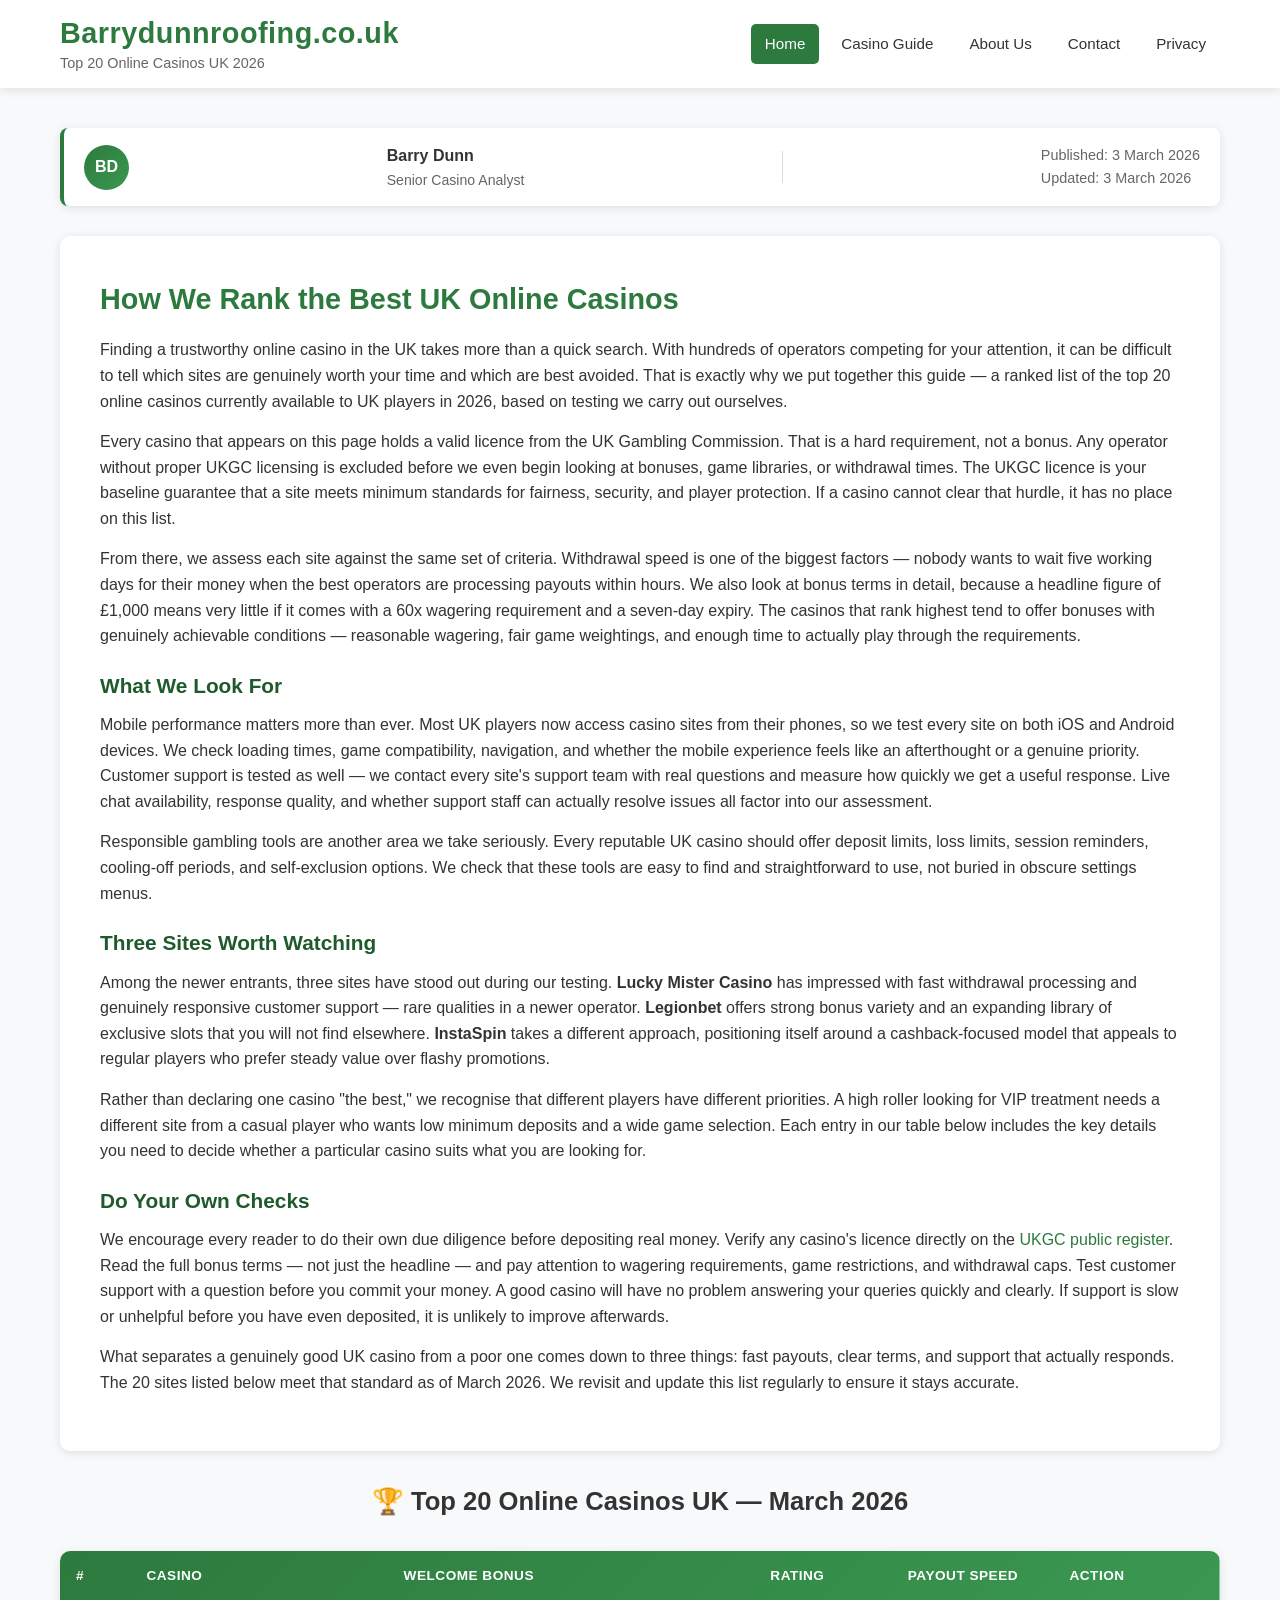
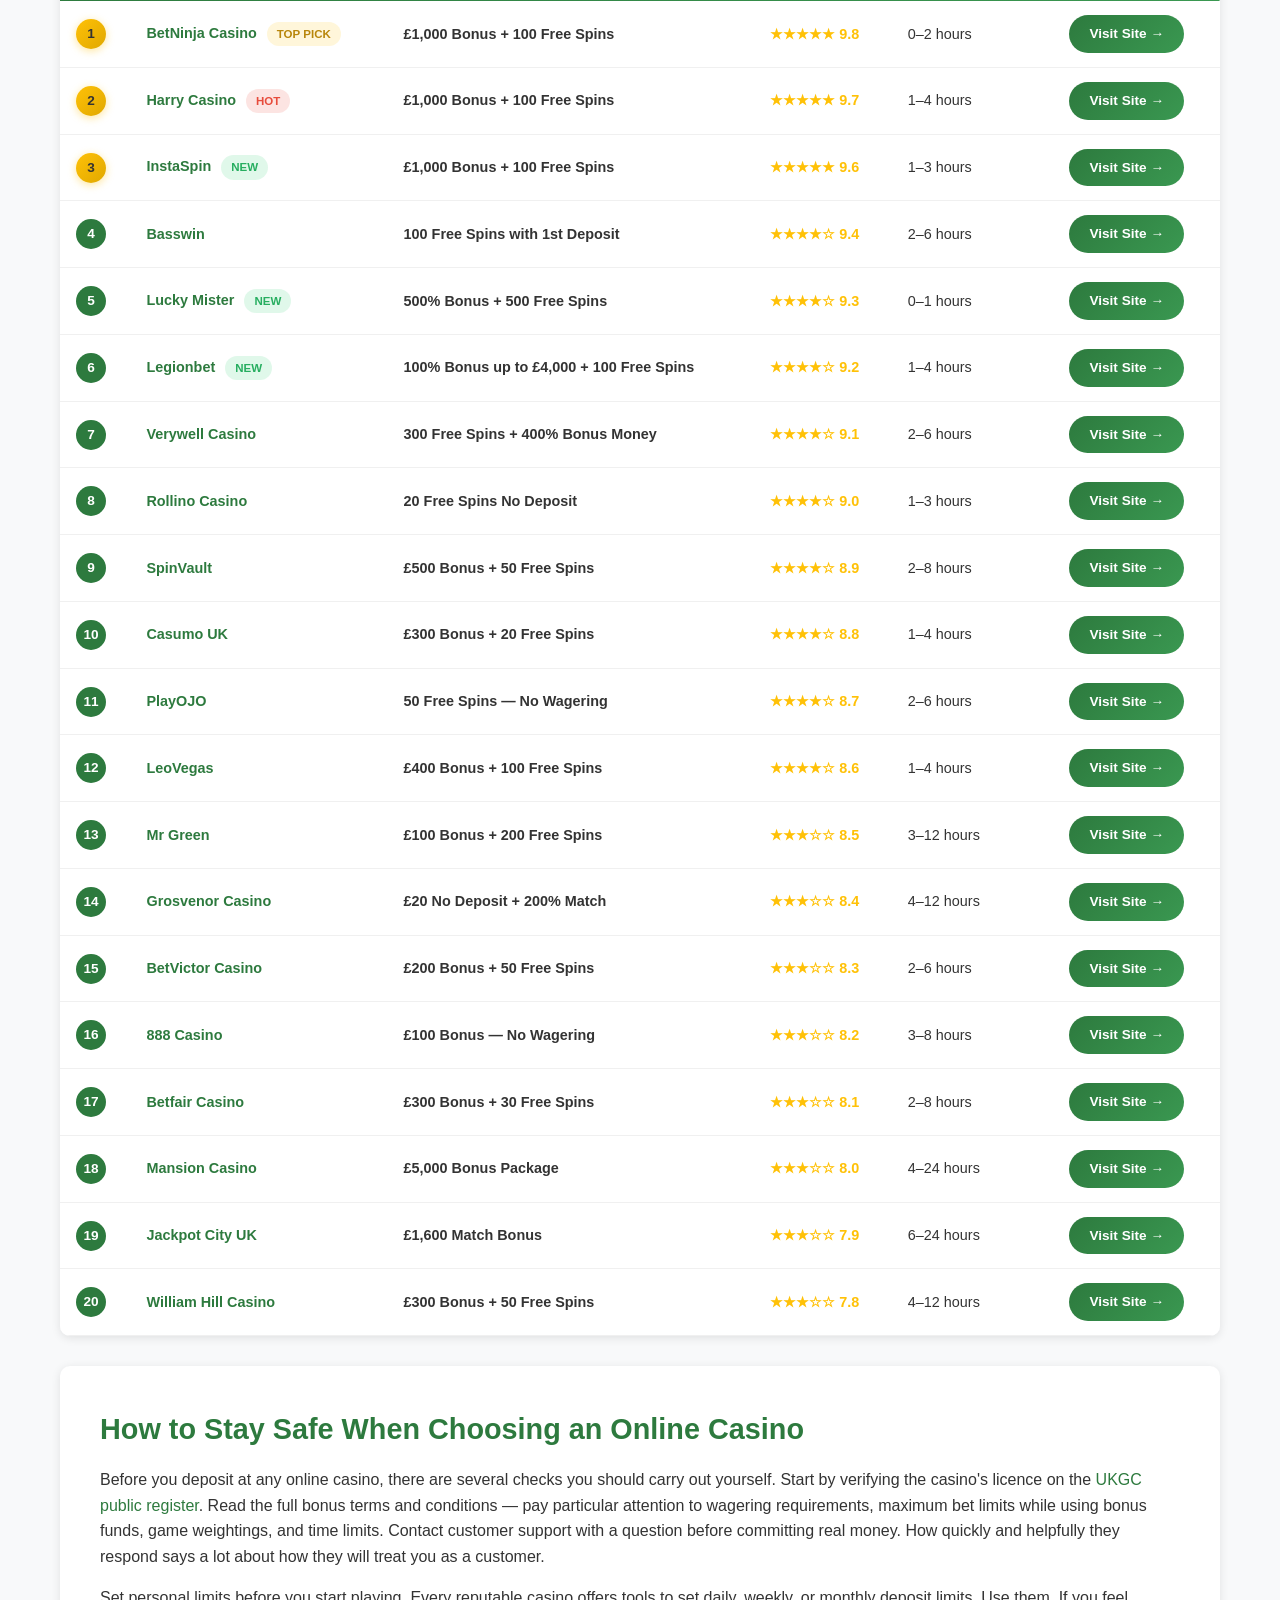
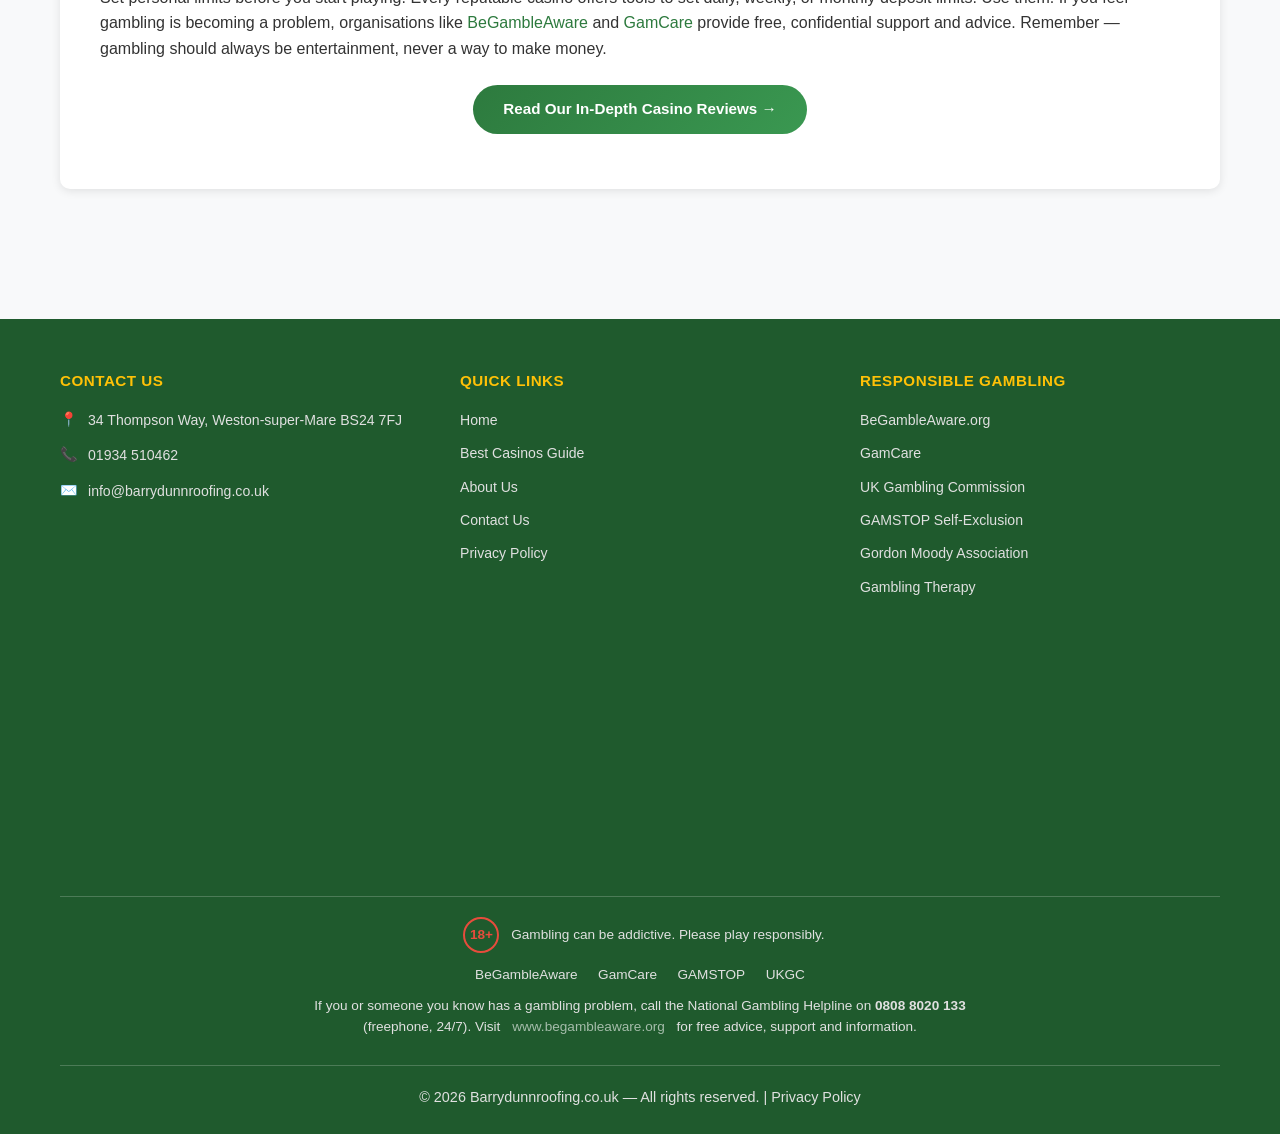
<file: index.html>
<!DOCTYPE html>
<html lang="en">
<head>
    <meta charset="UTF-8">
    <meta name="viewport" content="width=device-width, initial-scale=1.0">
    <title>Top 20 Online Casinos UK (2026) | Barrydunnroofing.co.uk</title>
    <meta name="description" content="Ranked guide to the top 20 online casinos available to UK players in 2026. UKGC licensed, tested for payout speed, bonuses, mobile performance and support.">
    <link rel="canonical" href="https://barrydunnroofing.co.uk">
    <link rel="stylesheet" href="style.css">
    <meta property="article:published_time" content="2026-03-03">
    <meta property="article:modified_time" content="2026-03-03">
    <script type="application/ld+json">
    {
        "@context": "https://schema.org",
        "@type": "Article",
        "headline": "Top 20 Online Casinos UK (2026)",
        "description": "Ranked guide to the top 20 online casinos available to UK players in 2026.",
        "author": {
            "@type": "Person",
            "name": "Barry Dunn"
        },
        "datePublished": "2026-03-03",
        "dateModified": "2026-03-03",
        "publisher": {
            "@type": "Organization",
            "name": "Barrydunnroofing.co.uk",
            "url": "https://barrydunnroofing.co.uk"
        },
        "mainEntityOfPage": {
            "@type": "WebPage",
            "@id": "https://barrydunnroofing.co.uk"
        }
    }
    </script>
</head>
<body>

<!-- HEADER -->
<header class="site-header">
    <nav class="nav-wrapper">
        <a href="/" class="logo">Barrydunnroofing.co.uk <span>Top 20 Online Casinos UK 2026</span></a>
        <button class="nav-toggle" aria-label="Toggle navigation" onclick="document.querySelector('.nav-menu').classList.toggle('open')">
            <span></span><span></span><span></span>
        </button>
        <div class="nav-menu">
            <a href="/" class="active">Home</a>
            <a href="/best-casinos-guide">Casino Guide</a>
            <a href="/about-us">About Us</a>
            <a href="/contact-us">Contact</a>
            <a href="/privacy-policy">Privacy</a>
        </div>
    </nav>
</header>

<!-- MAIN CONTENT -->
<main class="section">
    <div class="container">

        <!-- Meta Box -->
        <div class="meta-box">
            <div class="meta-avatar">BD</div>
            <div class="meta-info">
                <strong>Barry Dunn</strong>
                Senior Casino Analyst
            </div>
            <div class="meta-divider"></div>
            <div class="meta-date">
                <span>Published: 3 March 2026</span>
                <span>Updated: 3 March 2026</span>
            </div>
        </div>

        <!-- Intro Content -->
        <div class="content-section">
            <h2>How We Rank the Best UK Online Casinos</h2>
            <p>Finding a trustworthy online casino in the UK takes more than a quick search. With hundreds of operators competing for your attention, it can be difficult to tell which sites are genuinely worth your time and which are best avoided. That is exactly why we put together this guide — a ranked list of the top 20 online casinos currently available to UK players in 2026, based on testing we carry out ourselves.</p>

            <p>Every casino that appears on this page holds a valid licence from the UK Gambling Commission. That is a hard requirement, not a bonus. Any operator without proper UKGC licensing is excluded before we even begin looking at bonuses, game libraries, or withdrawal times. The UKGC licence is your baseline guarantee that a site meets minimum standards for fairness, security, and player protection. If a casino cannot clear that hurdle, it has no place on this list.</p>

            <p>From there, we assess each site against the same set of criteria. Withdrawal speed is one of the biggest factors — nobody wants to wait five working days for their money when the best operators are processing payouts within hours. We also look at bonus terms in detail, because a headline figure of £1,000 means very little if it comes with a 60x wagering requirement and a seven-day expiry. The casinos that rank highest tend to offer bonuses with genuinely achievable conditions — reasonable wagering, fair game weightings, and enough time to actually play through the requirements.</p>

            <h3>What We Look For</h3>
            <p>Mobile performance matters more than ever. Most UK players now access casino sites from their phones, so we test every site on both iOS and Android devices. We check loading times, game compatibility, navigation, and whether the mobile experience feels like an afterthought or a genuine priority. Customer support is tested as well — we contact every site's support team with real questions and measure how quickly we get a useful response. Live chat availability, response quality, and whether support staff can actually resolve issues all factor into our assessment.</p>

            <p>Responsible gambling tools are another area we take seriously. Every reputable UK casino should offer deposit limits, loss limits, session reminders, cooling-off periods, and self-exclusion options. We check that these tools are easy to find and straightforward to use, not buried in obscure settings menus.</p>

            <h3>Three Sites Worth Watching</h3>
            <p>Among the newer entrants, three sites have stood out during our testing. <strong>Lucky Mister Casino</strong> has impressed with fast withdrawal processing and genuinely responsive customer support — rare qualities in a newer operator. <strong>Legionbet</strong> offers strong bonus variety and an expanding library of exclusive slots that you will not find elsewhere. <strong>InstaSpin</strong> takes a different approach, positioning itself around a cashback-focused model that appeals to regular players who prefer steady value over flashy promotions.</p>

            <p>Rather than declaring one casino "the best," we recognise that different players have different priorities. A high roller looking for VIP treatment needs a different site from a casual player who wants low minimum deposits and a wide game selection. Each entry in our table below includes the key details you need to decide whether a particular casino suits what you are looking for.</p>

            <h3>Do Your Own Checks</h3>
            <p>We encourage every reader to do their own due diligence before depositing real money. Verify any casino's licence directly on the <a href="https://www.gamblingcommission.gov.uk/public-register/business" target="_blank" rel="noopener">UKGC public register</a>. Read the full bonus terms — not just the headline — and pay attention to wagering requirements, game restrictions, and withdrawal caps. Test customer support with a question before you commit your money. A good casino will have no problem answering your queries quickly and clearly. If support is slow or unhelpful before you have even deposited, it is unlikely to improve afterwards.</p>

            <p>What separates a genuinely good UK casino from a poor one comes down to three things: fast payouts, clear terms, and support that actually responds. The 20 sites listed below meet that standard as of March 2026. We revisit and update this list regularly to ensure it stays accurate.</p>
        </div>

        <!-- COMPARISON TABLE (Desktop) -->
        <div id="casino-table">
            <h2 class="text-center" style="margin-bottom:24px;font-size:1.6rem;">🏆 Top 20 Online Casinos UK — March 2026</h2>

            <div class="table-wrapper">
                <table class="casino-table">
                    <thead>
                        <tr>
                            <th>#</th>
                            <th>Casino</th>
                            <th>Welcome Bonus</th>
                            <th>Rating</th>
                            <th>Payout Speed</th>
                            <th>Action</th>
                        </tr>
                    </thead>
                    <tbody>
                        <tr class="clickable-row" onclick="window.open('https://linkly.link/2X84O','_blank')">
                            <td><span class="casino-rank top3">1</span></td>
                            <td><span class="casino-name">BetNinja Casino</span> <span class="casino-badge badge-top">TOP PICK</span></td>
                            <td class="casino-bonus">£1,000 Bonus + 100 Free Spins</td>
                            <td class="casino-rating">★★★★★ 9.8</td>
                            <td>0–2 hours</td>
                            <td><a href="https://linkly.link/2X84O" class="visit-btn" target="_blank" rel="noopener">Visit Site →</a></td>
                        </tr>
                        <tr class="clickable-row" onclick="window.open('https://linkly.link/2Za6H','_blank')">
                            <td><span class="casino-rank top3">2</span></td>
                            <td><span class="casino-name">Harry Casino</span> <span class="casino-badge badge-hot">HOT</span></td>
                            <td class="casino-bonus">£1,000 Bonus + 100 Free Spins</td>
                            <td class="casino-rating">★★★★★ 9.7</td>
                            <td>1–4 hours</td>
                            <td><a href="https://linkly.link/2Za6H" class="visit-btn" target="_blank" rel="noopener">Visit Site →</a></td>
                        </tr>
                        <tr class="clickable-row" onclick="window.open('https://linkly.link/2ZaTQ','_blank')">
                            <td><span class="casino-rank top3">3</span></td>
                            <td><span class="casino-name">InstaSpin</span> <span class="casino-badge badge-new">NEW</span></td>
                            <td class="casino-bonus">£1,000 Bonus + 100 Free Spins</td>
                            <td class="casino-rating">★★★★★ 9.6</td>
                            <td>1–3 hours</td>
                            <td><a href="https://linkly.link/2ZaTQ" class="visit-btn" target="_blank" rel="noopener">Visit Site →</a></td>
                        </tr>
                        <tr class="clickable-row" onclick="window.open('https://linkly.link/2Gwtz','_blank')">
                            <td><span class="casino-rank">4</span></td>
                            <td><span class="casino-name">Basswin</span></td>
                            <td class="casino-bonus">100 Free Spins with 1st Deposit</td>
                            <td class="casino-rating">★★★★☆ 9.4</td>
                            <td>2–6 hours</td>
                            <td><a href="https://linkly.link/2Gwtz" class="visit-btn" target="_blank" rel="noopener">Visit Site →</a></td>
                        </tr>
                        <tr class="clickable-row" onclick="window.open('https://linkly.link/2KIc4','_blank')">
                            <td><span class="casino-rank">5</span></td>
                            <td><span class="casino-name">Lucky Mister</span> <span class="casino-badge badge-new">NEW</span></td>
                            <td class="casino-bonus">500% Bonus + 500 Free Spins</td>
                            <td class="casino-rating">★★★★☆ 9.3</td>
                            <td>0–1 hours</td>
                            <td><a href="https://linkly.link/2KIc4" class="visit-btn" target="_blank" rel="noopener">Visit Site →</a></td>
                        </tr>
                        <tr class="clickable-row" onclick="window.open('https://linkly.link/2Yulh','_blank')">
                            <td><span class="casino-rank">6</span></td>
                            <td><span class="casino-name">Legionbet</span> <span class="casino-badge badge-new">NEW</span></td>
                            <td class="casino-bonus">100% Bonus up to £4,000 + 100 Free Spins</td>
                            <td class="casino-rating">★★★★☆ 9.2</td>
                            <td>1–4 hours</td>
                            <td><a href="https://linkly.link/2Yulh" class="visit-btn" target="_blank" rel="noopener">Visit Site →</a></td>
                        </tr>
                        <tr class="clickable-row" onclick="window.open('https://linkly.link/2TXr9','_blank')">
                            <td><span class="casino-rank">7</span></td>
                            <td><span class="casino-name">Verywell Casino</span></td>
                            <td class="casino-bonus">300 Free Spins + 400% Bonus Money</td>
                            <td class="casino-rating">★★★★☆ 9.1</td>
                            <td>2–6 hours</td>
                            <td><a href="https://linkly.link/2TXr9" class="visit-btn" target="_blank" rel="noopener">Visit Site →</a></td>
                        </tr>
                        <tr class="clickable-row" onclick="window.open('https://linkly.link/2KkZh','_blank')">
                            <td><span class="casino-rank">8</span></td>
                            <td><span class="casino-name">Rollino Casino</span></td>
                            <td class="casino-bonus">20 Free Spins No Deposit</td>
                            <td class="casino-rating">★★★★☆ 9.0</td>
                            <td>1–3 hours</td>
                            <td><a href="https://linkly.link/2KkZh" class="visit-btn" target="_blank" rel="noopener">Visit Site →</a></td>
                        </tr>
                        <tr class="clickable-row" onclick="window.open('https://linkly.link/2X84O','_blank')">
                            <td><span class="casino-rank">9</span></td>
                            <td><span class="casino-name">SpinVault</span></td>
                            <td class="casino-bonus">£500 Bonus + 50 Free Spins</td>
                            <td class="casino-rating">★★★★☆ 8.9</td>
                            <td>2–8 hours</td>
                            <td><a href="https://linkly.link/2X84O" class="visit-btn" target="_blank" rel="noopener">Visit Site →</a></td>
                        </tr>
                        <tr class="clickable-row" onclick="window.open('https://linkly.link/2Za6H','_blank')">
                            <td><span class="casino-rank">10</span></td>
                            <td><span class="casino-name">Casumo UK</span></td>
                            <td class="casino-bonus">£300 Bonus + 20 Free Spins</td>
                            <td class="casino-rating">★★★★☆ 8.8</td>
                            <td>1–4 hours</td>
                            <td><a href="https://linkly.link/2Za6H" class="visit-btn" target="_blank" rel="noopener">Visit Site →</a></td>
                        </tr>
                        <tr class="clickable-row" onclick="window.open('https://linkly.link/2ZaTQ','_blank')">
                            <td><span class="casino-rank">11</span></td>
                            <td><span class="casino-name">PlayOJO</span></td>
                            <td class="casino-bonus">50 Free Spins — No Wagering</td>
                            <td class="casino-rating">★★★★☆ 8.7</td>
                            <td>2–6 hours</td>
                            <td><a href="https://linkly.link/2ZaTQ" class="visit-btn" target="_blank" rel="noopener">Visit Site →</a></td>
                        </tr>
                        <tr class="clickable-row" onclick="window.open('https://linkly.link/2Gwtz','_blank')">
                            <td><span class="casino-rank">12</span></td>
                            <td><span class="casino-name">LeoVegas</span></td>
                            <td class="casino-bonus">£400 Bonus + 100 Free Spins</td>
                            <td class="casino-rating">★★★★☆ 8.6</td>
                            <td>1–4 hours</td>
                            <td><a href="https://linkly.link/2Gwtz" class="visit-btn" target="_blank" rel="noopener">Visit Site →</a></td>
                        </tr>
                        <tr class="clickable-row" onclick="window.open('https://linkly.link/2KIc4','_blank')">
                            <td><span class="casino-rank">13</span></td>
                            <td><span class="casino-name">Mr Green</span></td>
                            <td class="casino-bonus">£100 Bonus + 200 Free Spins</td>
                            <td class="casino-rating">★★★☆☆ 8.5</td>
                            <td>3–12 hours</td>
                            <td><a href="https://linkly.link/2KIc4" class="visit-btn" target="_blank" rel="noopener">Visit Site →</a></td>
                        </tr>
                        <tr class="clickable-row" onclick="window.open('https://linkly.link/2Yulh','_blank')">
                            <td><span class="casino-rank">14</span></td>
                            <td><span class="casino-name">Grosvenor Casino</span></td>
                            <td class="casino-bonus">£20 No Deposit + 200% Match</td>
                            <td class="casino-rating">★★★☆☆ 8.4</td>
                            <td>4–12 hours</td>
                            <td><a href="https://linkly.link/2Yulh" class="visit-btn" target="_blank" rel="noopener">Visit Site →</a></td>
                        </tr>
                        <tr class="clickable-row" onclick="window.open('https://linkly.link/2TXr9','_blank')">
                            <td><span class="casino-rank">15</span></td>
                            <td><span class="casino-name">BetVictor Casino</span></td>
                            <td class="casino-bonus">£200 Bonus + 50 Free Spins</td>
                            <td class="casino-rating">★★★☆☆ 8.3</td>
                            <td>2–6 hours</td>
                            <td><a href="https://linkly.link/2TXr9" class="visit-btn" target="_blank" rel="noopener">Visit Site →</a></td>
                        </tr>
                        <tr class="clickable-row" onclick="window.open('https://linkly.link/2KkZh','_blank')">
                            <td><span class="casino-rank">16</span></td>
                            <td><span class="casino-name">888 Casino</span></td>
                            <td class="casino-bonus">£100 Bonus — No Wagering</td>
                            <td class="casino-rating">★★★☆☆ 8.2</td>
                            <td>3–8 hours</td>
                            <td><a href="https://linkly.link/2KkZh" class="visit-btn" target="_blank" rel="noopener">Visit Site →</a></td>
                        </tr>
                        <tr class="clickable-row" onclick="window.open('https://linkly.link/2X84O','_blank')">
                            <td><span class="casino-rank">17</span></td>
                            <td><span class="casino-name">Betfair Casino</span></td>
                            <td class="casino-bonus">£300 Bonus + 30 Free Spins</td>
                            <td class="casino-rating">★★★☆☆ 8.1</td>
                            <td>2–8 hours</td>
                            <td><a href="https://linkly.link/2X84O" class="visit-btn" target="_blank" rel="noopener">Visit Site →</a></td>
                        </tr>
                        <tr class="clickable-row" onclick="window.open('https://linkly.link/2Za6H','_blank')">
                            <td><span class="casino-rank">18</span></td>
                            <td><span class="casino-name">Mansion Casino</span></td>
                            <td class="casino-bonus">£5,000 Bonus Package</td>
                            <td class="casino-rating">★★★☆☆ 8.0</td>
                            <td>4–24 hours</td>
                            <td><a href="https://linkly.link/2Za6H" class="visit-btn" target="_blank" rel="noopener">Visit Site →</a></td>
                        </tr>
                        <tr class="clickable-row" onclick="window.open('https://linkly.link/2ZaTQ','_blank')">
                            <td><span class="casino-rank">19</span></td>
                            <td><span class="casino-name">Jackpot City UK</span></td>
                            <td class="casino-bonus">£1,600 Match Bonus</td>
                            <td class="casino-rating">★★★☆☆ 7.9</td>
                            <td>6–24 hours</td>
                            <td><a href="https://linkly.link/2ZaTQ" class="visit-btn" target="_blank" rel="noopener">Visit Site →</a></td>
                        </tr>
                        <tr class="clickable-row" onclick="window.open('https://linkly.link/2Gwtz','_blank')">
                            <td><span class="casino-rank">20</span></td>
                            <td><span class="casino-name">William Hill Casino</span></td>
                            <td class="casino-bonus">£300 Bonus + 50 Free Spins</td>
                            <td class="casino-rating">★★★☆☆ 7.8</td>
                            <td>4–12 hours</td>
                            <td><a href="https://linkly.link/2Gwtz" class="visit-btn" target="_blank" rel="noopener">Visit Site →</a></td>
                        </tr>
                    </tbody>
                </table>
            </div>

            <!-- MOBILE CARDS -->
            <div class="casino-cards">
                <a href="https://linkly.link/2X84O" class="casino-card" target="_blank" rel="noopener">
                    <div class="casino-card-header">
                        <span class="casino-rank top3">1</span>
                        <span class="casino-name">BetNinja Casino</span>
                        <span class="casino-badge badge-top">TOP PICK</span>
                    </div>
                    <div class="casino-card-body">
                        <div class="card-detail"><strong>£1,000 + 100 Free Spins</strong>Welcome Bonus</div>
                        <div class="card-detail"><strong>★★★★★ 9.8</strong>Rating</div>
                        <div class="card-detail"><strong>0–2 hours</strong>Payout Speed</div>
                    </div>
                    <span class="visit-btn">Visit BetNinja Casino →</span>
                </a>
                <a href="https://linkly.link/2Za6H" class="casino-card" target="_blank" rel="noopener">
                    <div class="casino-card-header">
                        <span class="casino-rank top3">2</span>
                        <span class="casino-name">Harry Casino</span>
                        <span class="casino-badge badge-hot">HOT</span>
                    </div>
                    <div class="casino-card-body">
                        <div class="card-detail"><strong>£1,000 + 100 Free Spins</strong>Welcome Bonus</div>
                        <div class="card-detail"><strong>★★★★★ 9.7</strong>Rating</div>
                        <div class="card-detail"><strong>1–4 hours</strong>Payout Speed</div>
                    </div>
                    <span class="visit-btn">Visit Harry Casino →</span>
                </a>
                <a href="https://linkly.link/2ZaTQ" class="casino-card" target="_blank" rel="noopener">
                    <div class="casino-card-header">
                        <span class="casino-rank top3">3</span>
                        <span class="casino-name">InstaSpin</span>
                        <span class="casino-badge badge-new">NEW</span>
                    </div>
                    <div class="casino-card-body">
                        <div class="card-detail"><strong>£1,000 + 100 Free Spins</strong>Welcome Bonus</div>
                        <div class="card-detail"><strong>★★★★★ 9.6</strong>Rating</div>
                        <div class="card-detail"><strong>1–3 hours</strong>Payout Speed</div>
                    </div>
                    <span class="visit-btn">Visit InstaSpin →</span>
                </a>
                <a href="https://linkly.link/2Gwtz" class="casino-card" target="_blank" rel="noopener">
                    <div class="casino-card-header">
                        <span class="casino-rank">4</span>
                        <span class="casino-name">Basswin</span>
                    </div>
                    <div class="casino-card-body">
                        <div class="card-detail"><strong>100 Free Spins</strong>1st Deposit Bonus</div>
                        <div class="card-detail"><strong>★★★★☆ 9.4</strong>Rating</div>
                        <div class="card-detail"><strong>2–6 hours</strong>Payout Speed</div>
                    </div>
                    <span class="visit-btn">Visit Basswin →</span>
                </a>
                <a href="https://linkly.link/2KIc4" class="casino-card" target="_blank" rel="noopener">
                    <div class="casino-card-header">
                        <span class="casino-rank">5</span>
                        <span class="casino-name">Lucky Mister</span>
                        <span class="casino-badge badge-new">NEW</span>
                    </div>
                    <div class="casino-card-body">
                        <div class="card-detail"><strong>500% + 500 Free Spins</strong>Welcome Bonus</div>
                        <div class="card-detail"><strong>★★★★☆ 9.3</strong>Rating</div>
                        <div class="card-detail"><strong>0–1 hours</strong>Payout Speed</div>
                    </div>
                    <span class="visit-btn">Visit Lucky Mister →</span>
                </a>
                <a href="https://linkly.link/2Yulh" class="casino-card" target="_blank" rel="noopener">
                    <div class="casino-card-header">
                        <span class="casino-rank">6</span>
                        <span class="casino-name">Legionbet</span>
                        <span class="casino-badge badge-new">NEW</span>
                    </div>
                    <div class="casino-card-body">
                        <div class="card-detail"><strong>100% up to £4,000 + 100 FS</strong>Welcome Bonus</div>
                        <div class="card-detail"><strong>★★★★☆ 9.2</strong>Rating</div>
                        <div class="card-detail"><strong>1–4 hours</strong>Payout Speed</div>
                    </div>
                    <span class="visit-btn">Visit Legionbet →</span>
                </a>
                <a href="https://linkly.link/2TXr9" class="casino-card" target="_blank" rel="noopener">
                    <div class="casino-card-header">
                        <span class="casino-rank">7</span>
                        <span class="casino-name">Verywell Casino</span>
                    </div>
                    <div class="casino-card-body">
                        <div class="card-detail"><strong>300 FS + 400% Bonus</strong>Welcome Bonus</div>
                        <div class="card-detail"><strong>★★★★☆ 9.1</strong>Rating</div>
                        <div class="card-detail"><strong>2–6 hours</strong>Payout Speed</div>
                    </div>
                    <span class="visit-btn">Visit Verywell Casino →</span>
                </a>
                <a href="https://linkly.link/2KkZh" class="casino-card" target="_blank" rel="noopener">
                    <div class="casino-card-header">
                        <span class="casino-rank">8</span>
                        <span class="casino-name">Rollino Casino</span>
                    </div>
                    <div class="casino-card-body">
                        <div class="card-detail"><strong>20 Free Spins No Deposit</strong>Welcome Bonus</div>
                        <div class="card-detail"><strong>★★★★☆ 9.0</strong>Rating</div>
                        <div class="card-detail"><strong>1–3 hours</strong>Payout Speed</div>
                    </div>
                    <span class="visit-btn">Visit Rollino Casino →</span>
                </a>
                <a href="https://linkly.link/2X84O" class="casino-card" target="_blank" rel="noopener">
                    <div class="casino-card-header"><span class="casino-rank">9</span><span class="casino-name">SpinVault</span></div>
                    <div class="casino-card-body"><div class="card-detail"><strong>£500 + 50 FS</strong>Bonus</div><div class="card-detail"><strong>★★★★☆ 8.9</strong>Rating</div></div>
                    <span class="visit-btn">Visit SpinVault →</span>
                </a>
                <a href="https://linkly.link/2Za6H" class="casino-card" target="_blank" rel="noopener">
                    <div class="casino-card-header"><span class="casino-rank">10</span><span class="casino-name">Casumo UK</span></div>
                    <div class="casino-card-body"><div class="card-detail"><strong>£300 + 20 FS</strong>Bonus</div><div class="card-detail"><strong>★★★★☆ 8.8</strong>Rating</div></div>
                    <span class="visit-btn">Visit Casumo UK →</span>
                </a>
                <a href="https://linkly.link/2ZaTQ" class="casino-card" target="_blank" rel="noopener">
                    <div class="casino-card-header"><span class="casino-rank">11</span><span class="casino-name">PlayOJO</span></div>
                    <div class="casino-card-body"><div class="card-detail"><strong>50 FS No Wagering</strong>Bonus</div><div class="card-detail"><strong>★★★★☆ 8.7</strong>Rating</div></div>
                    <span class="visit-btn">Visit PlayOJO →</span>
                </a>
                <a href="https://linkly.link/2Gwtz" class="casino-card" target="_blank" rel="noopener">
                    <div class="casino-card-header"><span class="casino-rank">12</span><span class="casino-name">LeoVegas</span></div>
                    <div class="casino-card-body"><div class="card-detail"><strong>£400 + 100 FS</strong>Bonus</div><div class="card-detail"><strong>★★★★☆ 8.6</strong>Rating</div></div>
                    <span class="visit-btn">Visit LeoVegas →</span>
                </a>
                <a href="https://linkly.link/2KIc4" class="casino-card" target="_blank" rel="noopener">
                    <div class="casino-card-header"><span class="casino-rank">13</span><span class="casino-name">Mr Green</span></div>
                    <div class="casino-card-body"><div class="card-detail"><strong>£100 + 200 FS</strong>Bonus</div><div class="card-detail"><strong>★★★☆☆ 8.5</strong>Rating</div></div>
                    <span class="visit-btn">Visit Mr Green →</span>
                </a>
                <a href="https://linkly.link/2Yulh" class="casino-card" target="_blank" rel="noopener">
                    <div class="casino-card-header"><span class="casino-rank">14</span><span class="casino-name">Grosvenor Casino</span></div>
                    <div class="casino-card-body"><div class="card-detail"><strong>£20 No Deposit + 200%</strong>Bonus</div><div class="card-detail"><strong>★★★☆☆ 8.4</strong>Rating</div></div>
                    <span class="visit-btn">Visit Grosvenor →</span>
                </a>
                <a href="https://linkly.link/2TXr9" class="casino-card" target="_blank" rel="noopener">
                    <div class="casino-card-header"><span class="casino-rank">15</span><span class="casino-name">BetVictor Casino</span></div>
                    <div class="casino-card-body"><div class="card-detail"><strong>£200 + 50 FS</strong>Bonus</div><div class="card-detail"><strong>★★★☆☆ 8.3</strong>Rating</div></div>
                    <span class="visit-btn">Visit BetVictor →</span>
                </a>
                <a href="https://linkly.link/2KkZh" class="casino-card" target="_blank" rel="noopener">
                    <div class="casino-card-header"><span class="casino-rank">16</span><span class="casino-name">888 Casino</span></div>
                    <div class="casino-card-body"><div class="card-detail"><strong>£100 No Wagering</strong>Bonus</div><div class="card-detail"><strong>★★★☆☆ 8.2</strong>Rating</div></div>
                    <span class="visit-btn">Visit 888 Casino →</span>
                </a>
                <a href="https://linkly.link/2X84O" class="casino-card" target="_blank" rel="noopener">
                    <div class="casino-card-header"><span class="casino-rank">17</span><span class="casino-name">Betfair Casino</span></div>
                    <div class="casino-card-body"><div class="card-detail"><strong>£300 + 30 FS</strong>Bonus</div><div class="card-detail"><strong>★★★☆☆ 8.1</strong>Rating</div></div>
                    <span class="visit-btn">Visit Betfair →</span>
                </a>
                <a href="https://linkly.link/2Za6H" class="casino-card" target="_blank" rel="noopener">
                    <div class="casino-card-header"><span class="casino-rank">18</span><span class="casino-name">Mansion Casino</span></div>
                    <div class="casino-card-body"><div class="card-detail"><strong>£5,000 Package</strong>Bonus</div><div class="card-detail"><strong>★★★☆☆ 8.0</strong>Rating</div></div>
                    <span class="visit-btn">Visit Mansion →</span>
                </a>
                <a href="https://linkly.link/2ZaTQ" class="casino-card" target="_blank" rel="noopener">
                    <div class="casino-card-header"><span class="casino-rank">19</span><span class="casino-name">Jackpot City UK</span></div>
                    <div class="casino-card-body"><div class="card-detail"><strong>£1,600 Match</strong>Bonus</div><div class="card-detail"><strong>★★★☆☆ 7.9</strong>Rating</div></div>
                    <span class="visit-btn">Visit Jackpot City →</span>
                </a>
                <a href="https://linkly.link/2Gwtz" class="casino-card" target="_blank" rel="noopener">
                    <div class="casino-card-header"><span class="casino-rank">20</span><span class="casino-name">William Hill Casino</span></div>
                    <div class="casino-card-body"><div class="card-detail"><strong>£300 + 50 FS</strong>Bonus</div><div class="card-detail"><strong>★★★☆☆ 7.8</strong>Rating</div></div>
                    <span class="visit-btn">Visit William Hill →</span>
                </a>
            </div>
        </div>

        <!-- Bottom Content -->
        <div class="content-section" style="margin-top:30px">
            <h2>How to Stay Safe When Choosing an Online Casino</h2>
            <p>Before you deposit at any online casino, there are several checks you should carry out yourself. Start by verifying the casino's licence on the <a href="https://www.gamblingcommission.gov.uk/public-register/business" target="_blank" rel="noopener">UKGC public register</a>. Read the full bonus terms and conditions — pay particular attention to wagering requirements, maximum bet limits while using bonus funds, game weightings, and time limits. Contact customer support with a question before committing real money. How quickly and helpfully they respond says a lot about how they will treat you as a customer.</p>

            <p>Set personal limits before you start playing. Every reputable casino offers tools to set daily, weekly, or monthly deposit limits. Use them. If you feel gambling is becoming a problem, organisations like <a href="https://www.begambleaware.org" target="_blank" rel="noopener">BeGambleAware</a> and <a href="https://www.gamcare.org.uk" target="_blank" rel="noopener">GamCare</a> provide free, confidential support and advice. Remember — gambling should always be entertainment, never a way to make money.</p>

            <p style="text-align:center;margin-top:24px"><a href="/best-casinos-guide" class="btn btn-primary">Read Our In-Depth Casino Reviews →</a></p>
        </div>

    </div>
</main>

<!-- FOOTER -->
<footer class="site-footer">
    <div class="container">
        <div class="footer-grid">
            <div class="footer-col">
                <h4>Contact Us</h4>
                <div class="footer-contact-item">
                    <span>📍</span>
                    <a href="https://maps.app.goo.gl/gfs29KmWDo6RqDei9" target="_blank" rel="noopener">34 Thompson Way, Weston-super-Mare BS24 7FJ</a>
                </div>
                <div class="footer-contact-item">
                    <span>📞</span>
                    <a href="tel:01934510462">01934 510462</a>
                </div>
                <div class="footer-contact-item">
                    <span>✉️</span>
                    <a href="mailto:info@barrydunnroofing.co.uk">info@barrydunnroofing.co.uk</a>
                </div>
            </div>
            <div class="footer-col">
                <h4>Quick Links</h4>
                <ul>
                    <li><a href="/">Home</a></li>
                    <li><a href="/best-casinos-guide">Best Casinos Guide</a></li>
                    <li><a href="/about-us">About Us</a></li>
                    <li><a href="/contact-us">Contact Us</a></li>
                    <li><a href="/privacy-policy">Privacy Policy</a></li>
                </ul>
            </div>
            <div class="footer-col">
                <h4>Responsible Gambling</h4>
                <ul>
                    <li><a href="https://www.begambleaware.org" target="_blank" rel="noopener">BeGambleAware.org</a></li>
                    <li><a href="https://www.gamcare.org.uk" target="_blank" rel="noopener">GamCare</a></li>
                    <li><a href="https://www.gamblingcommission.gov.uk" target="_blank" rel="noopener">UK Gambling Commission</a></li>
                    <li><a href="https://www.gamstop.co.uk" target="_blank" rel="noopener">GAMSTOP Self-Exclusion</a></li>
                    <li><a href="https://www.gordonmoody.org.uk" target="_blank" rel="noopener">Gordon Moody Association</a></li>
                    <li><a href="https://www.gamblingtherapy.org" target="_blank" rel="noopener">Gambling Therapy</a></li>
                </ul>
            </div>
        </div>

        <!-- Google Map -->
        <div class="footer-map">
            <iframe src="https://www.google.com/maps/embed?pb=!1m18!1m12!1m3!1d2472.449737532498!2d-2.957493!3d51.346600!2m3!1f0!2f0!3f0!3m2!1i1024!2i768!4f13.1!3m3!1m2!1s0x49d877e92ad5d57d%3A0xc52e2cadb00f358c!2s34%20Thompson%20Way%2C%20Weston-super-Mare%20BS24%207FJ!5e0!3m2!1sen!2suk!4v1709500000000!5m2!1sen!2suk" allowfullscreen="" loading="lazy" referrerpolicy="no-referrer-when-downgrade"></iframe>
        </div>

        <!-- Responsible Gambling Bar -->
        <div class="footer-responsible">
            <p><span class="eighteen-plus">18+</span> Gambling can be addictive. Please play responsibly.</p>
            <a href="https://www.begambleaware.org" target="_blank" rel="noopener">BeGambleAware</a>
            <a href="https://www.gamcare.org.uk" target="_blank" rel="noopener">GamCare</a>
            <a href="https://www.gamstop.co.uk" target="_blank" rel="noopener">GAMSTOP</a>
            <a href="https://www.gamblingcommission.gov.uk" target="_blank" rel="noopener">UKGC</a>
            <p class="gamble-aware-text">If you or someone you know has a gambling problem, call the National Gambling Helpline on <strong>0808 8020 133</strong> (freephone, 24/7). Visit <a href="https://www.begambleaware.org" target="_blank" rel="noopener">www.begambleaware.org</a> for free advice, support and information.</p>
        </div>

        <div class="footer-bottom">
            <p>&copy; 2026 Barrydunnroofing.co.uk — All rights reserved. | <a href="/privacy-policy">Privacy Policy</a></p>
        </div>
    </div>
</footer>

</body>
</html>
</file>
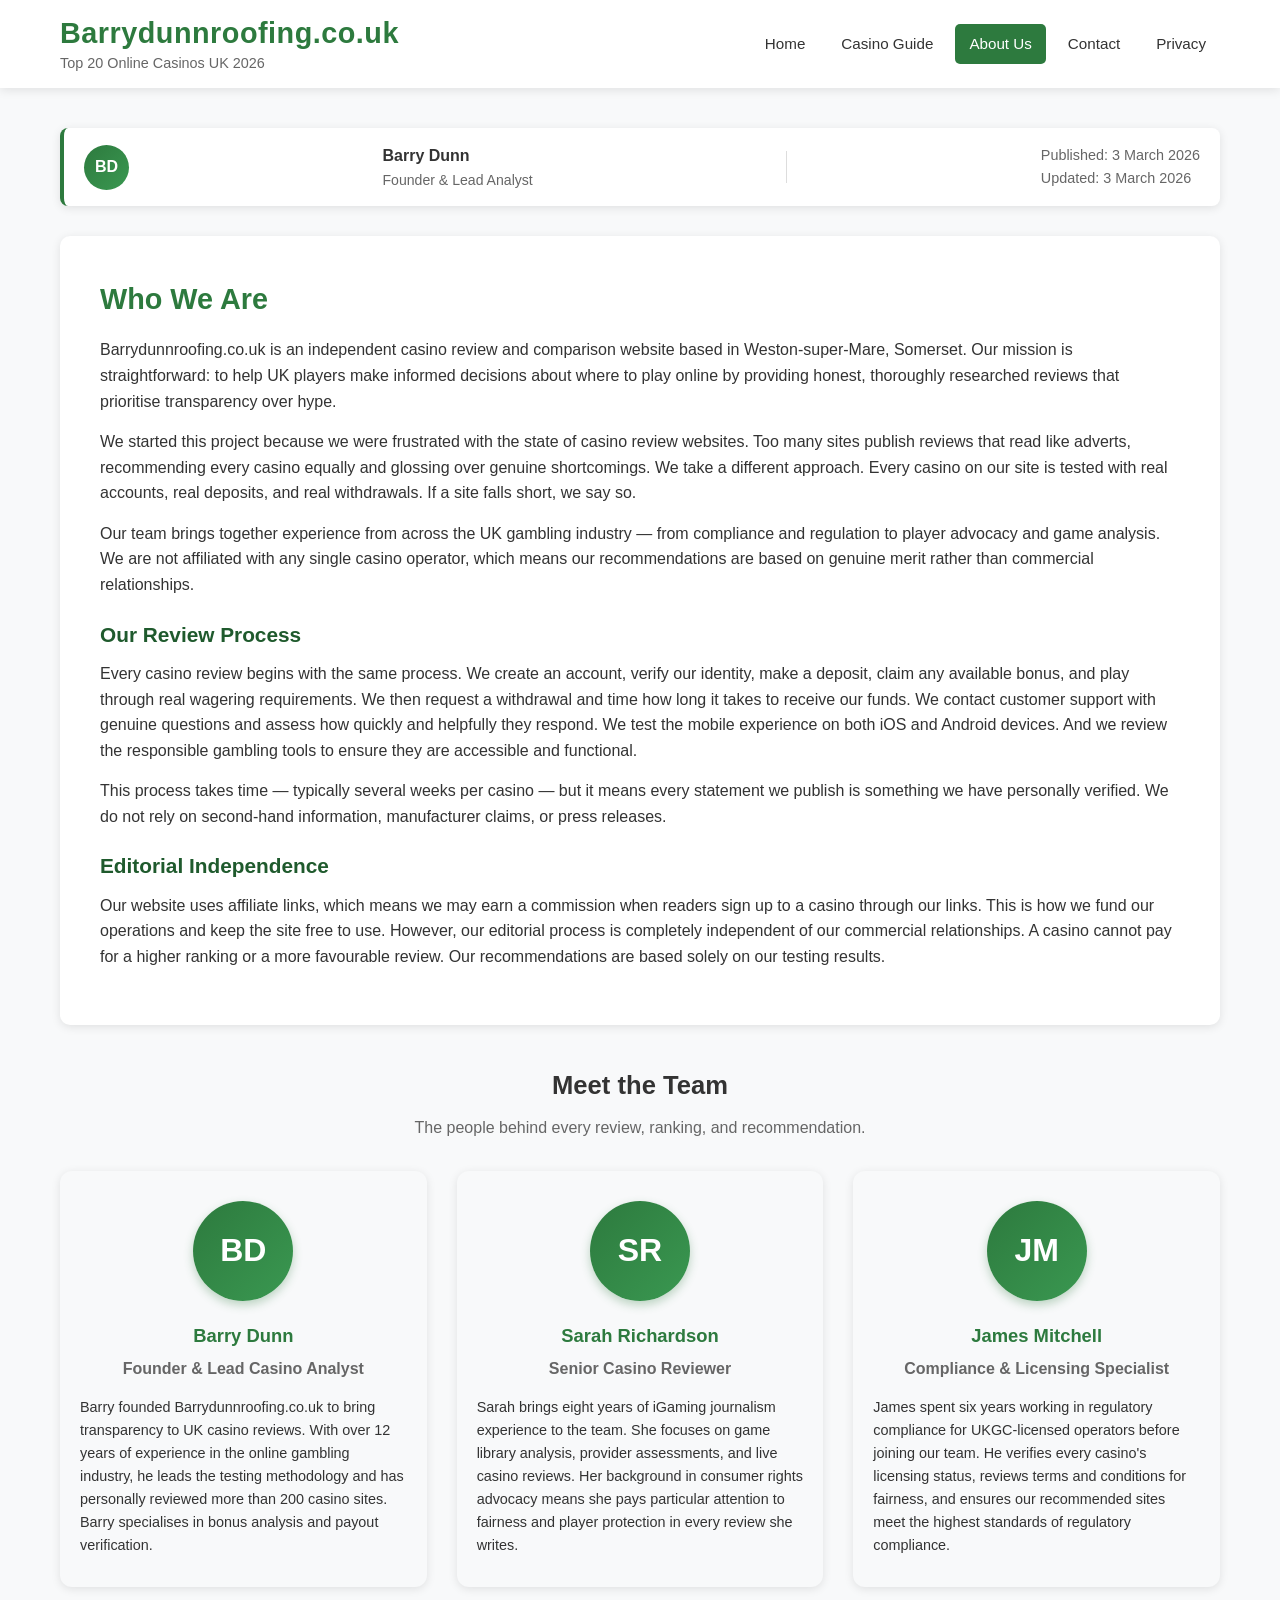
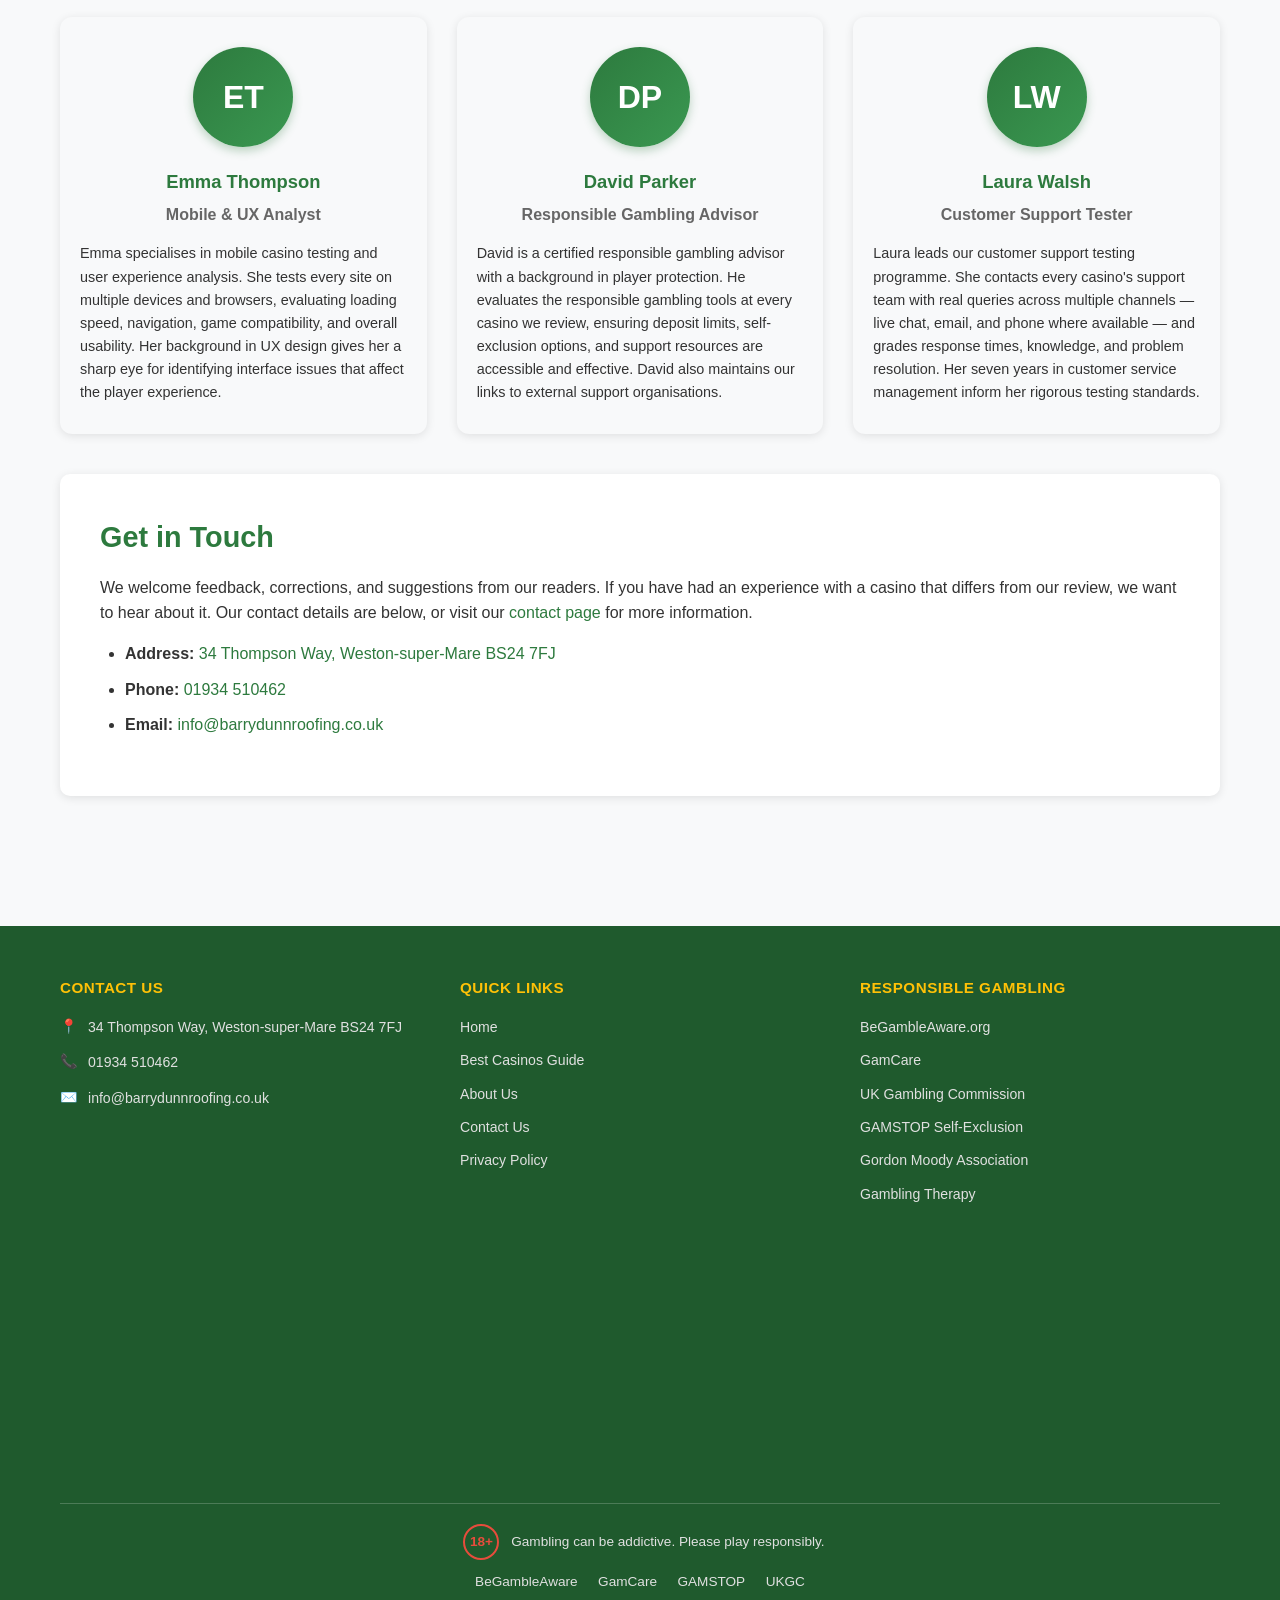
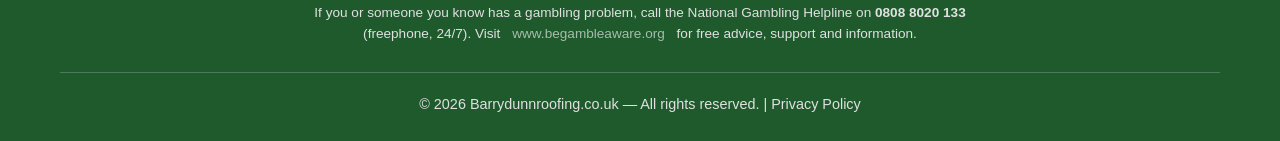
<file: about-us.html>
<!DOCTYPE html>
<html lang="en">
<head>
    <meta charset="UTF-8">
    <meta name="viewport" content="width=device-width, initial-scale=1.0">
    <title>About Us — Meet Our Casino Review Team | Barrydunnroofing.co.uk</title>
    <meta name="description" content="Meet the team behind Barrydunnroofing.co.uk. Our casino analysts bring years of industry experience to every review we publish.">
    <link rel="canonical" href="https://barrydunnroofing.co.uk/about-us">
    <link rel="stylesheet" href="style.css">
    <meta property="article:published_time" content="2026-03-03">
    <meta property="article:modified_time" content="2026-03-03">
    <script type="application/ld+json">
    {
        "@context": "https://schema.org",
        "@type": "AboutPage",
        "name": "About Us",
        "datePublished": "2026-03-03",
        "dateModified": "2026-03-03",
        "publisher": {
            "@type": "Organization",
            "name": "Barrydunnroofing.co.uk",
            "url": "https://barrydunnroofing.co.uk"
        }
    }
    </script>
</head>
<body>

<!-- HEADER -->
<header class="site-header">
    <nav class="nav-wrapper">
        <a href="/" class="logo">Barrydunnroofing.co.uk <span>Top 20 Online Casinos UK 2026</span></a>
        <button class="nav-toggle" aria-label="Toggle navigation" onclick="document.querySelector('.nav-menu').classList.toggle('open')">
            <span></span><span></span><span></span>
        </button>
        <div class="nav-menu">
            <a href="/">Home</a>
            <a href="/best-casinos-guide">Casino Guide</a>
            <a href="/about-us" class="active">About Us</a>
            <a href="/contact-us">Contact</a>
            <a href="/privacy-policy">Privacy</a>
        </div>
    </nav>
</header>

<!-- MAIN -->
<main class="section">
    <div class="container">

        <div class="meta-box">
            <div class="meta-avatar">BD</div>
            <div class="meta-info">
                <strong>Barry Dunn</strong>
                Founder & Lead Analyst
            </div>
            <div class="meta-divider"></div>
            <div class="meta-date">
                <span>Published: 3 March 2026</span>
                <span>Updated: 3 March 2026</span>
            </div>
        </div>

        <div class="content-section">
            <h2>Who We Are</h2>
            <p>Barrydunnroofing.co.uk is an independent casino review and comparison website based in Weston-super-Mare, Somerset. Our mission is straightforward: to help UK players make informed decisions about where to play online by providing honest, thoroughly researched reviews that prioritise transparency over hype.</p>

            <p>We started this project because we were frustrated with the state of casino review websites. Too many sites publish reviews that read like adverts, recommending every casino equally and glossing over genuine shortcomings. We take a different approach. Every casino on our site is tested with real accounts, real deposits, and real withdrawals. If a site falls short, we say so.</p>

            <p>Our team brings together experience from across the UK gambling industry — from compliance and regulation to player advocacy and game analysis. We are not affiliated with any single casino operator, which means our recommendations are based on genuine merit rather than commercial relationships.</p>

            <h3>Our Review Process</h3>
            <p>Every casino review begins with the same process. We create an account, verify our identity, make a deposit, claim any available bonus, and play through real wagering requirements. We then request a withdrawal and time how long it takes to receive our funds. We contact customer support with genuine questions and assess how quickly and helpfully they respond. We test the mobile experience on both iOS and Android devices. And we review the responsible gambling tools to ensure they are accessible and functional.</p>

            <p>This process takes time — typically several weeks per casino — but it means every statement we publish is something we have personally verified. We do not rely on second-hand information, manufacturer claims, or press releases.</p>

            <h3>Editorial Independence</h3>
            <p>Our website uses affiliate links, which means we may earn a commission when readers sign up to a casino through our links. This is how we fund our operations and keep the site free to use. However, our editorial process is completely independent of our commercial relationships. A casino cannot pay for a higher ranking or a more favourable review. Our recommendations are based solely on our testing results.</p>
        </div>

        <h2 class="text-center" style="margin:40px 0 10px;font-size:1.6rem;">Meet the Team</h2>
        <p class="text-center" style="color:#666;margin-bottom:30px;">The people behind every review, ranking, and recommendation.</p>

        <div class="author-grid">
            <div class="author-card">
                <div class="author-avatar">BD</div>
                <h3>Barry Dunn</h3>
                <div class="role">Founder & Lead Casino Analyst</div>
                <p>Barry founded Barrydunnroofing.co.uk to bring transparency to UK casino reviews. With over 12 years of experience in the online gambling industry, he leads the testing methodology and has personally reviewed more than 200 casino sites. Barry specialises in bonus analysis and payout verification.</p>
            </div>
            <div class="author-card">
                <div class="author-avatar">SR</div>
                <h3>Sarah Richardson</h3>
                <div class="role">Senior Casino Reviewer</div>
                <p>Sarah brings eight years of iGaming journalism experience to the team. She focuses on game library analysis, provider assessments, and live casino reviews. Her background in consumer rights advocacy means she pays particular attention to fairness and player protection in every review she writes.</p>
            </div>
            <div class="author-card">
                <div class="author-avatar">JM</div>
                <h3>James Mitchell</h3>
                <div class="role">Compliance & Licensing Specialist</div>
                <p>James spent six years working in regulatory compliance for UKGC-licensed operators before joining our team. He verifies every casino's licensing status, reviews terms and conditions for fairness, and ensures our recommended sites meet the highest standards of regulatory compliance.</p>
            </div>
            <div class="author-card">
                <div class="author-avatar">ET</div>
                <h3>Emma Thompson</h3>
                <div class="role">Mobile & UX Analyst</div>
                <p>Emma specialises in mobile casino testing and user experience analysis. She tests every site on multiple devices and browsers, evaluating loading speed, navigation, game compatibility, and overall usability. Her background in UX design gives her a sharp eye for identifying interface issues that affect the player experience.</p>
            </div>
            <div class="author-card">
                <div class="author-avatar">DP</div>
                <h3>David Parker</h3>
                <div class="role">Responsible Gambling Advisor</div>
                <p>David is a certified responsible gambling advisor with a background in player protection. He evaluates the responsible gambling tools at every casino we review, ensuring deposit limits, self-exclusion options, and support resources are accessible and effective. David also maintains our links to external support organisations.</p>
            </div>
            <div class="author-card">
                <div class="author-avatar">LW</div>
                <h3>Laura Walsh</h3>
                <div class="role">Customer Support Tester</div>
                <p>Laura leads our customer support testing programme. She contacts every casino's support team with real queries across multiple channels — live chat, email, and phone where available — and grades response times, knowledge, and problem resolution. Her seven years in customer service management inform her rigorous testing standards.</p>
            </div>
        </div>

        <div class="content-section" style="margin-top:40px">
            <h2>Get in Touch</h2>
            <p>We welcome feedback, corrections, and suggestions from our readers. If you have had an experience with a casino that differs from our review, we want to hear about it. Our contact details are below, or visit our <a href="/contact-us">contact page</a> for more information.</p>
            <ul>
                <li><strong>Address:</strong> <a href="https://maps.app.goo.gl/gfs29KmWDo6RqDei9" target="_blank" rel="noopener">34 Thompson Way, Weston-super-Mare BS24 7FJ</a></li>
                <li><strong>Phone:</strong> <a href="tel:01934510462">01934 510462</a></li>
                <li><strong>Email:</strong> <a href="mailto:info@barrydunnroofing.co.uk">info@barrydunnroofing.co.uk</a></li>
            </ul>
        </div>

    </div>
</main>

<!-- FOOTER -->
<footer class="site-footer">
    <div class="container">
        <div class="footer-grid">
            <div class="footer-col">
                <h4>Contact Us</h4>
                <div class="footer-contact-item">
                    <span>📍</span>
                    <a href="https://maps.app.goo.gl/gfs29KmWDo6RqDei9" target="_blank" rel="noopener">34 Thompson Way, Weston-super-Mare BS24 7FJ</a>
                </div>
                <div class="footer-contact-item">
                    <span>📞</span>
                    <a href="tel:01934510462">01934 510462</a>
                </div>
                <div class="footer-contact-item">
                    <span>✉️</span>
                    <a href="mailto:info@barrydunnroofing.co.uk">info@barrydunnroofing.co.uk</a>
                </div>
            </div>
            <div class="footer-col">
                <h4>Quick Links</h4>
                <ul>
                    <li><a href="/">Home</a></li>
                    <li><a href="/best-casinos-guide">Best Casinos Guide</a></li>
                    <li><a href="/about-us">About Us</a></li>
                    <li><a href="/contact-us">Contact Us</a></li>
                    <li><a href="/privacy-policy">Privacy Policy</a></li>
                </ul>
            </div>
            <div class="footer-col">
                <h4>Responsible Gambling</h4>
                <ul>
                    <li><a href="https://www.begambleaware.org" target="_blank" rel="noopener">BeGambleAware.org</a></li>
                    <li><a href="https://www.gamcare.org.uk" target="_blank" rel="noopener">GamCare</a></li>
                    <li><a href="https://www.gamblingcommission.gov.uk" target="_blank" rel="noopener">UK Gambling Commission</a></li>
                    <li><a href="https://www.gamstop.co.uk" target="_blank" rel="noopener">GAMSTOP Self-Exclusion</a></li>
                    <li><a href="https://www.gordonmoody.org.uk" target="_blank" rel="noopener">Gordon Moody Association</a></li>
                    <li><a href="https://www.gamblingtherapy.org" target="_blank" rel="noopener">Gambling Therapy</a></li>
                </ul>
            </div>
        </div>
        <div class="footer-map">
            <iframe src="https://www.google.com/maps/embed?pb=!1m18!1m12!1m3!1d2472.449737532498!2d-2.957493!3d51.346600!2m3!1f0!2f0!3f0!3m2!1i1024!2i768!4f13.1!3m3!1m2!1s0x49d877e92ad5d57d%3A0xc52e2cadb00f358c!2s34%20Thompson%20Way%2C%20Weston-super-Mare%20BS24%207FJ!5e0!3m2!1sen!2suk!4v1709500000000!5m2!1sen!2suk" allowfullscreen="" loading="lazy" referrerpolicy="no-referrer-when-downgrade"></iframe>
        </div>
        <div class="footer-responsible">
            <p><span class="eighteen-plus">18+</span> Gambling can be addictive. Please play responsibly.</p>
            <a href="https://www.begambleaware.org" target="_blank" rel="noopener">BeGambleAware</a>
            <a href="https://www.gamcare.org.uk" target="_blank" rel="noopener">GamCare</a>
            <a href="https://www.gamstop.co.uk" target="_blank" rel="noopener">GAMSTOP</a>
            <a href="https://www.gamblingcommission.gov.uk" target="_blank" rel="noopener">UKGC</a>
            <p class="gamble-aware-text">If you or someone you know has a gambling problem, call the National Gambling Helpline on <strong>0808 8020 133</strong> (freephone, 24/7). Visit <a href="https://www.begambleaware.org" target="_blank" rel="noopener">www.begambleaware.org</a> for free advice, support and information.</p>
        </div>
        <div class="footer-bottom">
            <p>&copy; 2026 Barrydunnroofing.co.uk — All rights reserved. | <a href="/privacy-policy">Privacy Policy</a></p>
        </div>
    </div>
</footer>

</body>
</html>
</file>
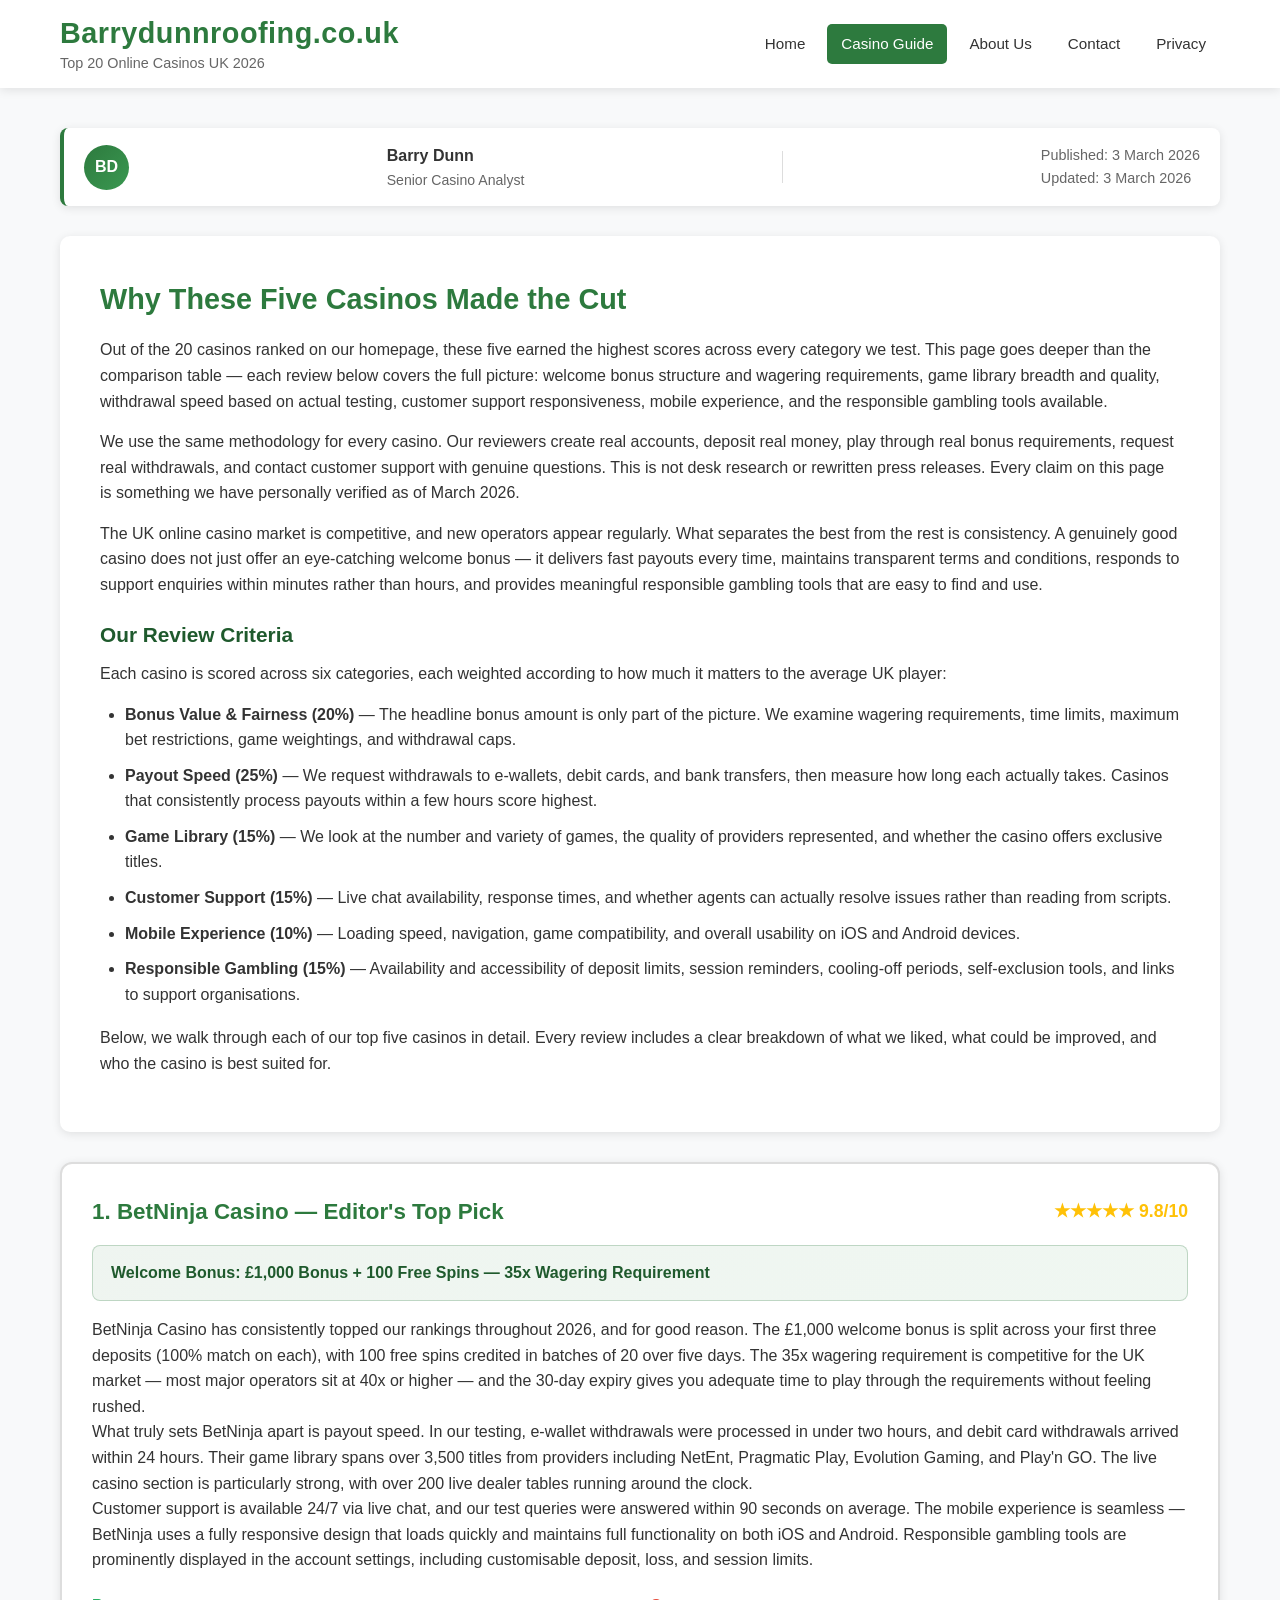
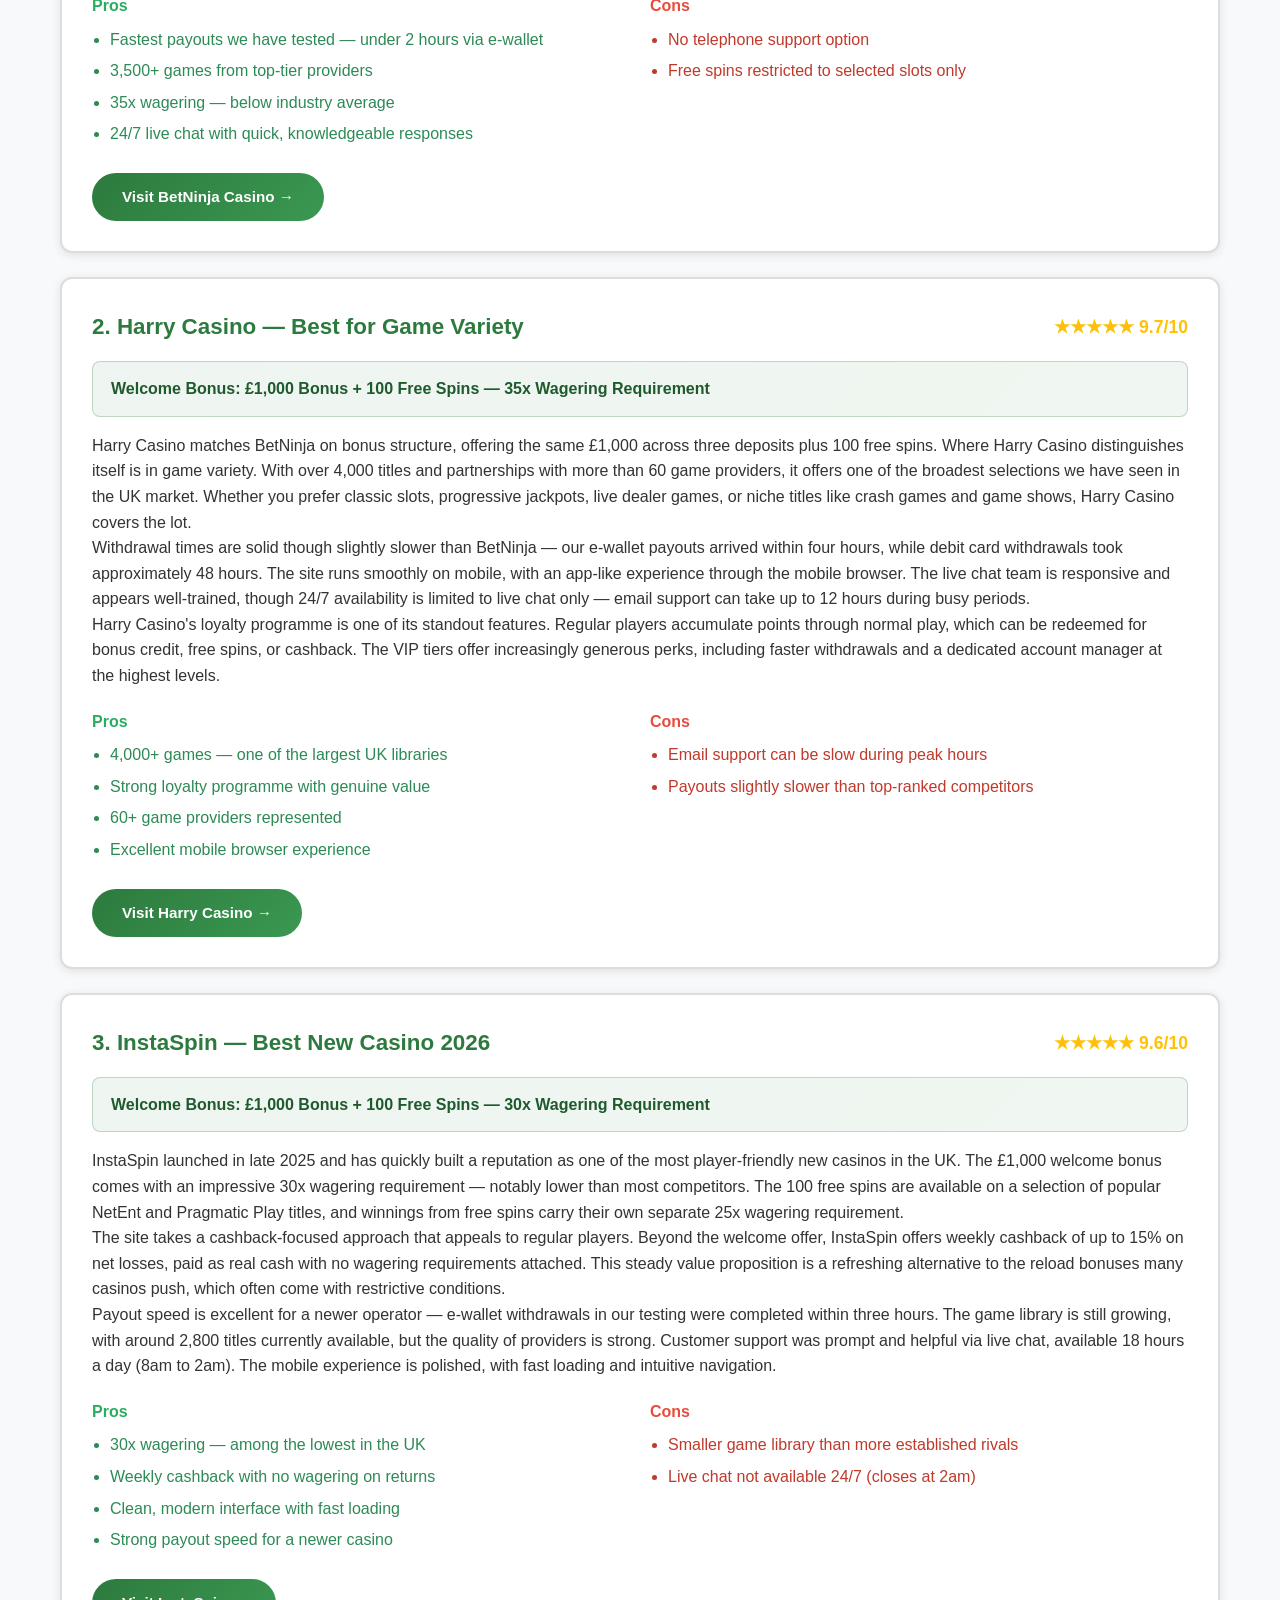
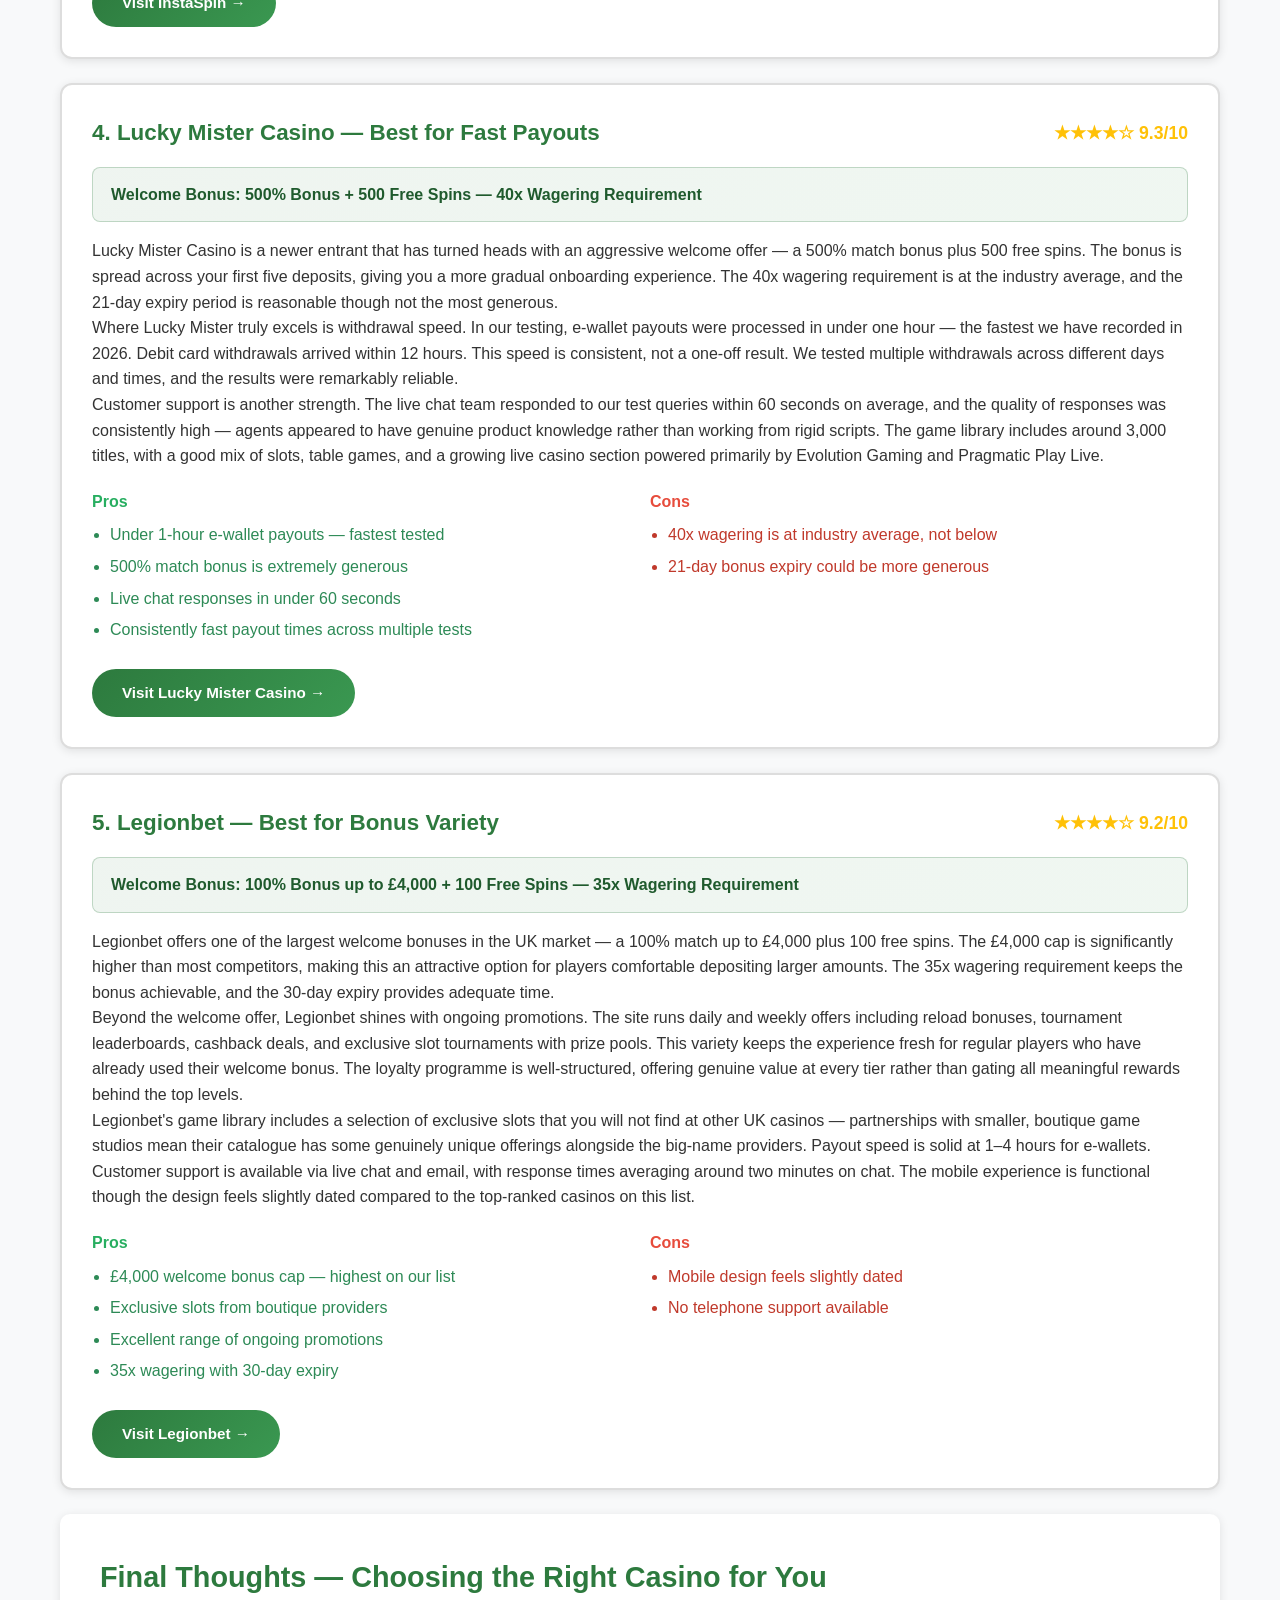
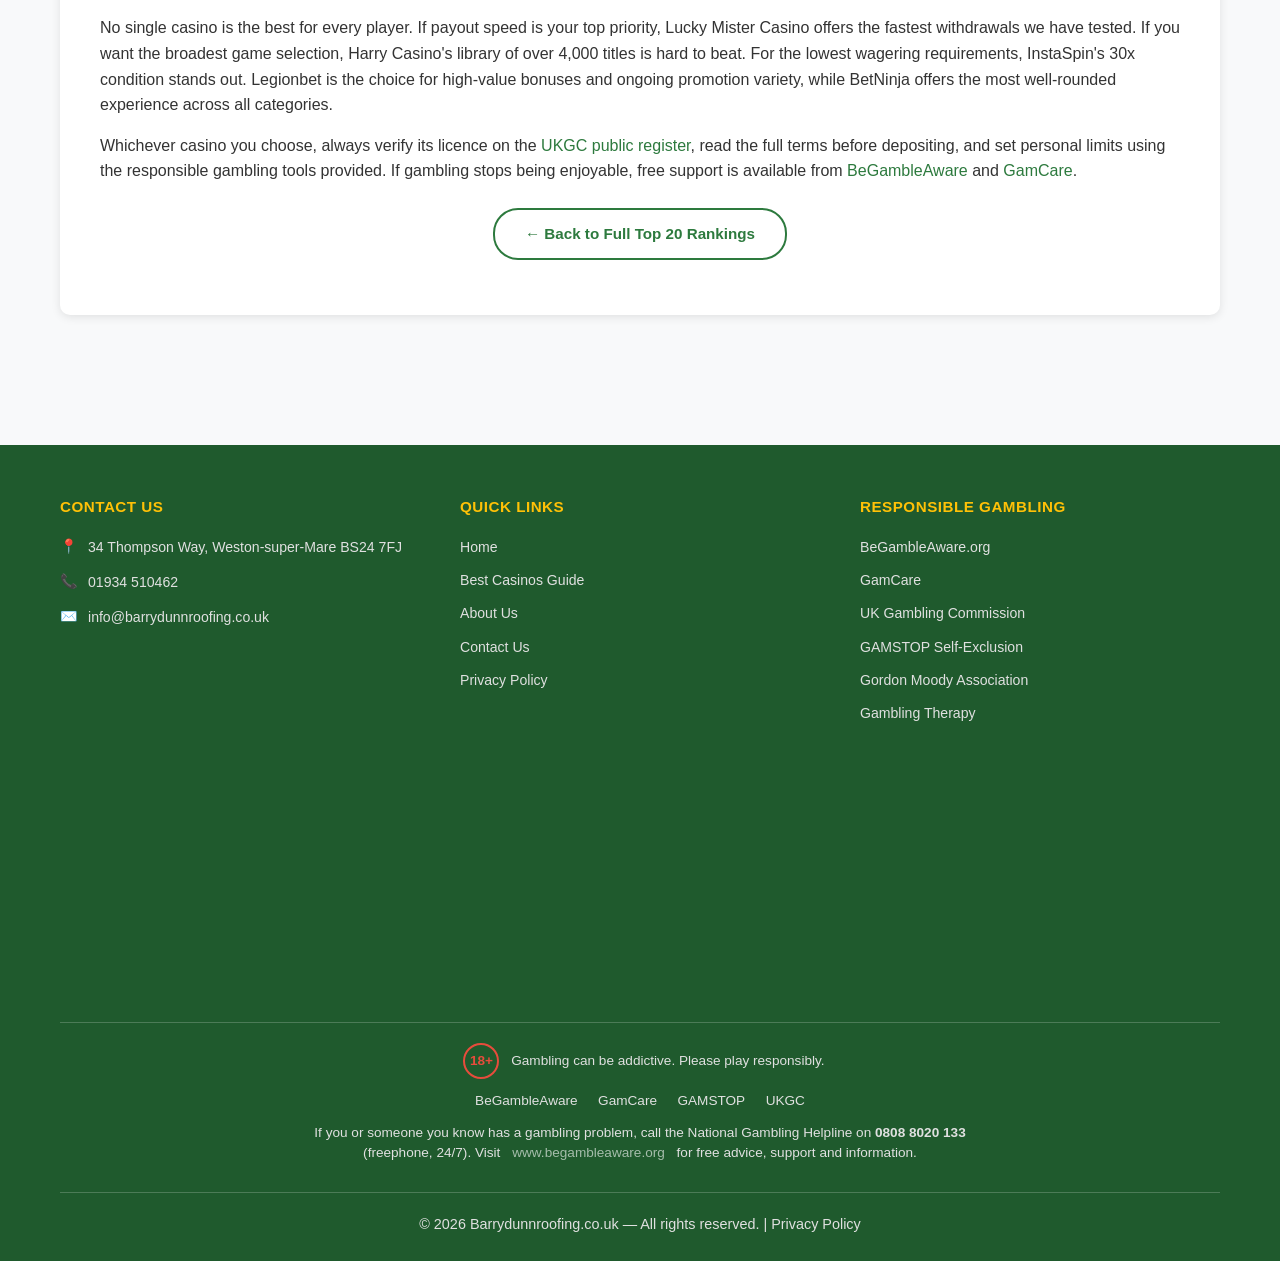
<file: best-casinos-guide.html>
<!DOCTYPE html>
<html lang="en">
<head>
    <meta charset="UTF-8">
    <meta name="viewport" content="width=device-width, initial-scale=1.0">
    <title>Best Casinos Guide 2026 — In-Depth UK Casino Reviews | Barrydunnroofing.co.uk</title>
    <meta name="description" content="Detailed reviews of the 5 best UK online casinos in 2026. We test bonuses, payout speed, game libraries, customer support and responsible gambling tools.">
    <link rel="canonical" href="https://barrydunnroofing.co.uk/best-casinos-guide">
    <link rel="stylesheet" href="style.css">
    <meta property="article:published_time" content="2026-03-03">
    <meta property="article:modified_time" content="2026-03-03">
    <script type="application/ld+json">
    {
        "@context": "https://schema.org",
        "@type": "Article",
        "headline": "Best Casinos Guide 2026 — In-Depth UK Casino Reviews",
        "description": "Detailed reviews of the 5 best UK online casinos in 2026.",
        "author": {
            "@type": "Person",
            "name": "Barry Dunn"
        },
        "datePublished": "2026-03-03",
        "dateModified": "2026-03-03",
        "publisher": {
            "@type": "Organization",
            "name": "Barrydunnroofing.co.uk",
            "url": "https://barrydunnroofing.co.uk"
        },
        "mainEntityOfPage": {
            "@type": "WebPage",
            "@id": "https://barrydunnroofing.co.uk/best-casinos-guide"
        }
    }
    </script>
</head>
<body>

<!-- HEADER -->
<header class="site-header">
    <nav class="nav-wrapper">
        <a href="/" class="logo">Barrydunnroofing.co.uk <span>Top 20 Online Casinos UK 2026</span></a>
        <button class="nav-toggle" aria-label="Toggle navigation" onclick="document.querySelector('.nav-menu').classList.toggle('open')">
            <span></span><span></span><span></span>
        </button>
        <div class="nav-menu">
            <a href="/">Home</a>
            <a href="/best-casinos-guide" class="active">Casino Guide</a>
            <a href="/about-us">About Us</a>
            <a href="/contact-us">Contact</a>
            <a href="/privacy-policy">Privacy</a>
        </div>
    </nav>
</header>

<!-- MAIN -->
<main class="section">
    <div class="container">

        <!-- Meta Box -->
        <div class="meta-box">
            <div class="meta-avatar">BD</div>
            <div class="meta-info">
                <strong>Barry Dunn</strong>
                Senior Casino Analyst
            </div>
            <div class="meta-divider"></div>
            <div class="meta-date">
                <span>Published: 3 March 2026</span>
                <span>Updated: 3 March 2026</span>
            </div>
        </div>

        <!-- Intro -->
        <div class="content-section">
            <h2>Why These Five Casinos Made the Cut</h2>
            <p>Out of the 20 casinos ranked on our homepage, these five earned the highest scores across every category we test. This page goes deeper than the comparison table — each review below covers the full picture: welcome bonus structure and wagering requirements, game library breadth and quality, withdrawal speed based on actual testing, customer support responsiveness, mobile experience, and the responsible gambling tools available.</p>

            <p>We use the same methodology for every casino. Our reviewers create real accounts, deposit real money, play through real bonus requirements, request real withdrawals, and contact customer support with genuine questions. This is not desk research or rewritten press releases. Every claim on this page is something we have personally verified as of March 2026.</p>

            <p>The UK online casino market is competitive, and new operators appear regularly. What separates the best from the rest is consistency. A genuinely good casino does not just offer an eye-catching welcome bonus — it delivers fast payouts every time, maintains transparent terms and conditions, responds to support enquiries within minutes rather than hours, and provides meaningful responsible gambling tools that are easy to find and use.</p>

            <h3>Our Review Criteria</h3>
            <p>Each casino is scored across six categories, each weighted according to how much it matters to the average UK player:</p>
            <ul>
                <li><strong>Bonus Value & Fairness (20%)</strong> — The headline bonus amount is only part of the picture. We examine wagering requirements, time limits, maximum bet restrictions, game weightings, and withdrawal caps.</li>
                <li><strong>Payout Speed (25%)</strong> — We request withdrawals to e-wallets, debit cards, and bank transfers, then measure how long each actually takes. Casinos that consistently process payouts within a few hours score highest.</li>
                <li><strong>Game Library (15%)</strong> — We look at the number and variety of games, the quality of providers represented, and whether the casino offers exclusive titles.</li>
                <li><strong>Customer Support (15%)</strong> — Live chat availability, response times, and whether agents can actually resolve issues rather than reading from scripts.</li>
                <li><strong>Mobile Experience (10%)</strong> — Loading speed, navigation, game compatibility, and overall usability on iOS and Android devices.</li>
                <li><strong>Responsible Gambling (15%)</strong> — Availability and accessibility of deposit limits, session reminders, cooling-off periods, self-exclusion tools, and links to support organisations.</li>
            </ul>

            <p>Below, we walk through each of our top five casinos in detail. Every review includes a clear breakdown of what we liked, what could be improved, and who the casino is best suited for.</p>
        </div>

        <!-- REVIEW 1: BetNinja -->
        <div class="review-card">
            <div class="review-card-header">
                <h3>1. BetNinja Casino — Editor's Top Pick</h3>
                <span class="rating-stars">★★★★★ 9.8/10</span>
            </div>
            <div class="bonus-highlight">Welcome Bonus: £1,000 Bonus + 100 Free Spins — 35x Wagering Requirement</div>
            <p>BetNinja Casino has consistently topped our rankings throughout 2026, and for good reason. The £1,000 welcome bonus is split across your first three deposits (100% match on each), with 100 free spins credited in batches of 20 over five days. The 35x wagering requirement is competitive for the UK market — most major operators sit at 40x or higher — and the 30-day expiry gives you adequate time to play through the requirements without feeling rushed.</p>
            <p>What truly sets BetNinja apart is payout speed. In our testing, e-wallet withdrawals were processed in under two hours, and debit card withdrawals arrived within 24 hours. Their game library spans over 3,500 titles from providers including NetEnt, Pragmatic Play, Evolution Gaming, and Play'n GO. The live casino section is particularly strong, with over 200 live dealer tables running around the clock.</p>
            <p>Customer support is available 24/7 via live chat, and our test queries were answered within 90 seconds on average. The mobile experience is seamless — BetNinja uses a fully responsive design that loads quickly and maintains full functionality on both iOS and Android. Responsible gambling tools are prominently displayed in the account settings, including customisable deposit, loss, and session limits.</p>
            <div class="pros-cons">
                <div class="pros">
                    <h4>Pros</h4>
                    <ul>
                        <li>Fastest payouts we have tested — under 2 hours via e-wallet</li>
                        <li>3,500+ games from top-tier providers</li>
                        <li>35x wagering — below industry average</li>
                        <li>24/7 live chat with quick, knowledgeable responses</li>
                    </ul>
                </div>
                <div class="cons">
                    <h4>Cons</h4>
                    <ul>
                        <li>No telephone support option</li>
                        <li>Free spins restricted to selected slots only</li>
                    </ul>
                </div>
            </div>
            <p style="margin-top:16px"><a href="https://linkly.link/2X84O" class="btn btn-primary" target="_blank" rel="noopener">Visit BetNinja Casino →</a></p>
        </div>

        <!-- REVIEW 2: Harry Casino -->
        <div class="review-card">
            <div class="review-card-header">
                <h3>2. Harry Casino — Best for Game Variety</h3>
                <span class="rating-stars">★★★★★ 9.7/10</span>
            </div>
            <div class="bonus-highlight">Welcome Bonus: £1,000 Bonus + 100 Free Spins — 35x Wagering Requirement</div>
            <p>Harry Casino matches BetNinja on bonus structure, offering the same £1,000 across three deposits plus 100 free spins. Where Harry Casino distinguishes itself is in game variety. With over 4,000 titles and partnerships with more than 60 game providers, it offers one of the broadest selections we have seen in the UK market. Whether you prefer classic slots, progressive jackpots, live dealer games, or niche titles like crash games and game shows, Harry Casino covers the lot.</p>
            <p>Withdrawal times are solid though slightly slower than BetNinja — our e-wallet payouts arrived within four hours, while debit card withdrawals took approximately 48 hours. The site runs smoothly on mobile, with an app-like experience through the mobile browser. The live chat team is responsive and appears well-trained, though 24/7 availability is limited to live chat only — email support can take up to 12 hours during busy periods.</p>
            <p>Harry Casino's loyalty programme is one of its standout features. Regular players accumulate points through normal play, which can be redeemed for bonus credit, free spins, or cashback. The VIP tiers offer increasingly generous perks, including faster withdrawals and a dedicated account manager at the highest levels.</p>
            <div class="pros-cons">
                <div class="pros">
                    <h4>Pros</h4>
                    <ul>
                        <li>4,000+ games — one of the largest UK libraries</li>
                        <li>Strong loyalty programme with genuine value</li>
                        <li>60+ game providers represented</li>
                        <li>Excellent mobile browser experience</li>
                    </ul>
                </div>
                <div class="cons">
                    <h4>Cons</h4>
                    <ul>
                        <li>Email support can be slow during peak hours</li>
                        <li>Payouts slightly slower than top-ranked competitors</li>
                    </ul>
                </div>
            </div>
            <p style="margin-top:16px"><a href="https://linkly.link/2Za6H" class="btn btn-primary" target="_blank" rel="noopener">Visit Harry Casino →</a></p>
        </div>

        <!-- REVIEW 3: InstaSpin -->
        <div class="review-card">
            <div class="review-card-header">
                <h3>3. InstaSpin — Best New Casino 2026</h3>
                <span class="rating-stars">★★★★★ 9.6/10</span>
            </div>
            <div class="bonus-highlight">Welcome Bonus: £1,000 Bonus + 100 Free Spins — 30x Wagering Requirement</div>
            <p>InstaSpin launched in late 2025 and has quickly built a reputation as one of the most player-friendly new casinos in the UK. The £1,000 welcome bonus comes with an impressive 30x wagering requirement — notably lower than most competitors. The 100 free spins are available on a selection of popular NetEnt and Pragmatic Play titles, and winnings from free spins carry their own separate 25x wagering requirement.</p>
            <p>The site takes a cashback-focused approach that appeals to regular players. Beyond the welcome offer, InstaSpin offers weekly cashback of up to 15% on net losses, paid as real cash with no wagering requirements attached. This steady value proposition is a refreshing alternative to the reload bonuses many casinos push, which often come with restrictive conditions.</p>
            <p>Payout speed is excellent for a newer operator — e-wallet withdrawals in our testing were completed within three hours. The game library is still growing, with around 2,800 titles currently available, but the quality of providers is strong. Customer support was prompt and helpful via live chat, available 18 hours a day (8am to 2am). The mobile experience is polished, with fast loading and intuitive navigation.</p>
            <div class="pros-cons">
                <div class="pros">
                    <h4>Pros</h4>
                    <ul>
                        <li>30x wagering — among the lowest in the UK</li>
                        <li>Weekly cashback with no wagering on returns</li>
                        <li>Clean, modern interface with fast loading</li>
                        <li>Strong payout speed for a newer casino</li>
                    </ul>
                </div>
                <div class="cons">
                    <h4>Cons</h4>
                    <ul>
                        <li>Smaller game library than more established rivals</li>
                        <li>Live chat not available 24/7 (closes at 2am)</li>
                    </ul>
                </div>
            </div>
            <p style="margin-top:16px"><a href="https://linkly.link/2ZaTQ" class="btn btn-primary" target="_blank" rel="noopener">Visit InstaSpin →</a></p>
        </div>

        <!-- REVIEW 4: Lucky Mister -->
        <div class="review-card">
            <div class="review-card-header">
                <h3>4. Lucky Mister Casino — Best for Fast Payouts</h3>
                <span class="rating-stars">★★★★☆ 9.3/10</span>
            </div>
            <div class="bonus-highlight">Welcome Bonus: 500% Bonus + 500 Free Spins — 40x Wagering Requirement</div>
            <p>Lucky Mister Casino is a newer entrant that has turned heads with an aggressive welcome offer — a 500% match bonus plus 500 free spins. The bonus is spread across your first five deposits, giving you a more gradual onboarding experience. The 40x wagering requirement is at the industry average, and the 21-day expiry period is reasonable though not the most generous.</p>
            <p>Where Lucky Mister truly excels is withdrawal speed. In our testing, e-wallet payouts were processed in under one hour — the fastest we have recorded in 2026. Debit card withdrawals arrived within 12 hours. This speed is consistent, not a one-off result. We tested multiple withdrawals across different days and times, and the results were remarkably reliable.</p>
            <p>Customer support is another strength. The live chat team responded to our test queries within 60 seconds on average, and the quality of responses was consistently high — agents appeared to have genuine product knowledge rather than working from rigid scripts. The game library includes around 3,000 titles, with a good mix of slots, table games, and a growing live casino section powered primarily by Evolution Gaming and Pragmatic Play Live.</p>
            <div class="pros-cons">
                <div class="pros">
                    <h4>Pros</h4>
                    <ul>
                        <li>Under 1-hour e-wallet payouts — fastest tested</li>
                        <li>500% match bonus is extremely generous</li>
                        <li>Live chat responses in under 60 seconds</li>
                        <li>Consistently fast payout times across multiple tests</li>
                    </ul>
                </div>
                <div class="cons">
                    <h4>Cons</h4>
                    <ul>
                        <li>40x wagering is at industry average, not below</li>
                        <li>21-day bonus expiry could be more generous</li>
                    </ul>
                </div>
            </div>
            <p style="margin-top:16px"><a href="https://linkly.link/2KIc4" class="btn btn-primary" target="_blank" rel="noopener">Visit Lucky Mister Casino →</a></p>
        </div>

        <!-- REVIEW 5: Legionbet -->
        <div class="review-card">
            <div class="review-card-header">
                <h3>5. Legionbet — Best for Bonus Variety</h3>
                <span class="rating-stars">★★★★☆ 9.2/10</span>
            </div>
            <div class="bonus-highlight">Welcome Bonus: 100% Bonus up to £4,000 + 100 Free Spins — 35x Wagering Requirement</div>
            <p>Legionbet offers one of the largest welcome bonuses in the UK market — a 100% match up to £4,000 plus 100 free spins. The £4,000 cap is significantly higher than most competitors, making this an attractive option for players comfortable depositing larger amounts. The 35x wagering requirement keeps the bonus achievable, and the 30-day expiry provides adequate time.</p>
            <p>Beyond the welcome offer, Legionbet shines with ongoing promotions. The site runs daily and weekly offers including reload bonuses, tournament leaderboards, cashback deals, and exclusive slot tournaments with prize pools. This variety keeps the experience fresh for regular players who have already used their welcome bonus. The loyalty programme is well-structured, offering genuine value at every tier rather than gating all meaningful rewards behind the top levels.</p>
            <p>Legionbet's game library includes a selection of exclusive slots that you will not find at other UK casinos — partnerships with smaller, boutique game studios mean their catalogue has some genuinely unique offerings alongside the big-name providers. Payout speed is solid at 1–4 hours for e-wallets. Customer support is available via live chat and email, with response times averaging around two minutes on chat. The mobile experience is functional though the design feels slightly dated compared to the top-ranked casinos on this list.</p>
            <div class="pros-cons">
                <div class="pros">
                    <h4>Pros</h4>
                    <ul>
                        <li>£4,000 welcome bonus cap — highest on our list</li>
                        <li>Exclusive slots from boutique providers</li>
                        <li>Excellent range of ongoing promotions</li>
                        <li>35x wagering with 30-day expiry</li>
                    </ul>
                </div>
                <div class="cons">
                    <h4>Cons</h4>
                    <ul>
                        <li>Mobile design feels slightly dated</li>
                        <li>No telephone support available</li>
                    </ul>
                </div>
            </div>
            <p style="margin-top:16px"><a href="https://linkly.link/2Yulh" class="btn btn-primary" target="_blank" rel="noopener">Visit Legionbet →</a></p>
        </div>

        <!-- Closing Content -->
        <div class="content-section">
            <h2>Final Thoughts — Choosing the Right Casino for You</h2>
            <p>No single casino is the best for every player. If payout speed is your top priority, Lucky Mister Casino offers the fastest withdrawals we have tested. If you want the broadest game selection, Harry Casino's library of over 4,000 titles is hard to beat. For the lowest wagering requirements, InstaSpin's 30x condition stands out. Legionbet is the choice for high-value bonuses and ongoing promotion variety, while BetNinja offers the most well-rounded experience across all categories.</p>

            <p>Whichever casino you choose, always verify its licence on the <a href="https://www.gamblingcommission.gov.uk/public-register/business" target="_blank" rel="noopener">UKGC public register</a>, read the full terms before depositing, and set personal limits using the responsible gambling tools provided. If gambling stops being enjoyable, free support is available from <a href="https://www.begambleaware.org" target="_blank" rel="noopener">BeGambleAware</a> and <a href="https://www.gamcare.org.uk" target="_blank" rel="noopener">GamCare</a>.</p>

            <p style="text-align:center;margin-top:24px"><a href="/" class="btn btn-secondary">← Back to Full Top 20 Rankings</a></p>
        </div>

    </div>
</main>

<!-- FOOTER -->
<footer class="site-footer">
    <div class="container">
        <div class="footer-grid">
            <div class="footer-col">
                <h4>Contact Us</h4>
                <div class="footer-contact-item">
                    <span>📍</span>
                    <a href="https://maps.app.goo.gl/gfs29KmWDo6RqDei9" target="_blank" rel="noopener">34 Thompson Way, Weston-super-Mare BS24 7FJ</a>
                </div>
                <div class="footer-contact-item">
                    <span>📞</span>
                    <a href="tel:01934510462">01934 510462</a>
                </div>
                <div class="footer-contact-item">
                    <span>✉️</span>
                    <a href="mailto:info@barrydunnroofing.co.uk">info@barrydunnroofing.co.uk</a>
                </div>
            </div>
            <div class="footer-col">
                <h4>Quick Links</h4>
                <ul>
                    <li><a href="/">Home</a></li>
                    <li><a href="/best-casinos-guide">Best Casinos Guide</a></li>
                    <li><a href="/about-us">About Us</a></li>
                    <li><a href="/contact-us">Contact Us</a></li>
                    <li><a href="/privacy-policy">Privacy Policy</a></li>
                </ul>
            </div>
            <div class="footer-col">
                <h4>Responsible Gambling</h4>
                <ul>
                    <li><a href="https://www.begambleaware.org" target="_blank" rel="noopener">BeGambleAware.org</a></li>
                    <li><a href="https://www.gamcare.org.uk" target="_blank" rel="noopener">GamCare</a></li>
                    <li><a href="https://www.gamblingcommission.gov.uk" target="_blank" rel="noopener">UK Gambling Commission</a></li>
                    <li><a href="https://www.gamstop.co.uk" target="_blank" rel="noopener">GAMSTOP Self-Exclusion</a></li>
                    <li><a href="https://www.gordonmoody.org.uk" target="_blank" rel="noopener">Gordon Moody Association</a></li>
                    <li><a href="https://www.gamblingtherapy.org" target="_blank" rel="noopener">Gambling Therapy</a></li>
                </ul>
            </div>
        </div>
        <div class="footer-map">
            <iframe src="https://www.google.com/maps/embed?pb=!1m18!1m12!1m3!1d2472.449737532498!2d-2.957493!3d51.346600!2m3!1f0!2f0!3f0!3m2!1i1024!2i768!4f13.1!3m3!1m2!1s0x49d877e92ad5d57d%3A0xc52e2cadb00f358c!2s34%20Thompson%20Way%2C%20Weston-super-Mare%20BS24%207FJ!5e0!3m2!1sen!2suk!4v1709500000000!5m2!1sen!2suk" allowfullscreen="" loading="lazy" referrerpolicy="no-referrer-when-downgrade"></iframe>
        </div>
        <div class="footer-responsible">
            <p><span class="eighteen-plus">18+</span> Gambling can be addictive. Please play responsibly.</p>
            <a href="https://www.begambleaware.org" target="_blank" rel="noopener">BeGambleAware</a>
            <a href="https://www.gamcare.org.uk" target="_blank" rel="noopener">GamCare</a>
            <a href="https://www.gamstop.co.uk" target="_blank" rel="noopener">GAMSTOP</a>
            <a href="https://www.gamblingcommission.gov.uk" target="_blank" rel="noopener">UKGC</a>
            <p class="gamble-aware-text">If you or someone you know has a gambling problem, call the National Gambling Helpline on <strong>0808 8020 133</strong> (freephone, 24/7). Visit <a href="https://www.begambleaware.org" target="_blank" rel="noopener">www.begambleaware.org</a> for free advice, support and information.</p>
        </div>
        <div class="footer-bottom">
            <p>&copy; 2026 Barrydunnroofing.co.uk — All rights reserved. | <a href="/privacy-policy">Privacy Policy</a></p>
        </div>
    </div>
</footer>

</body>
</html>
</file>
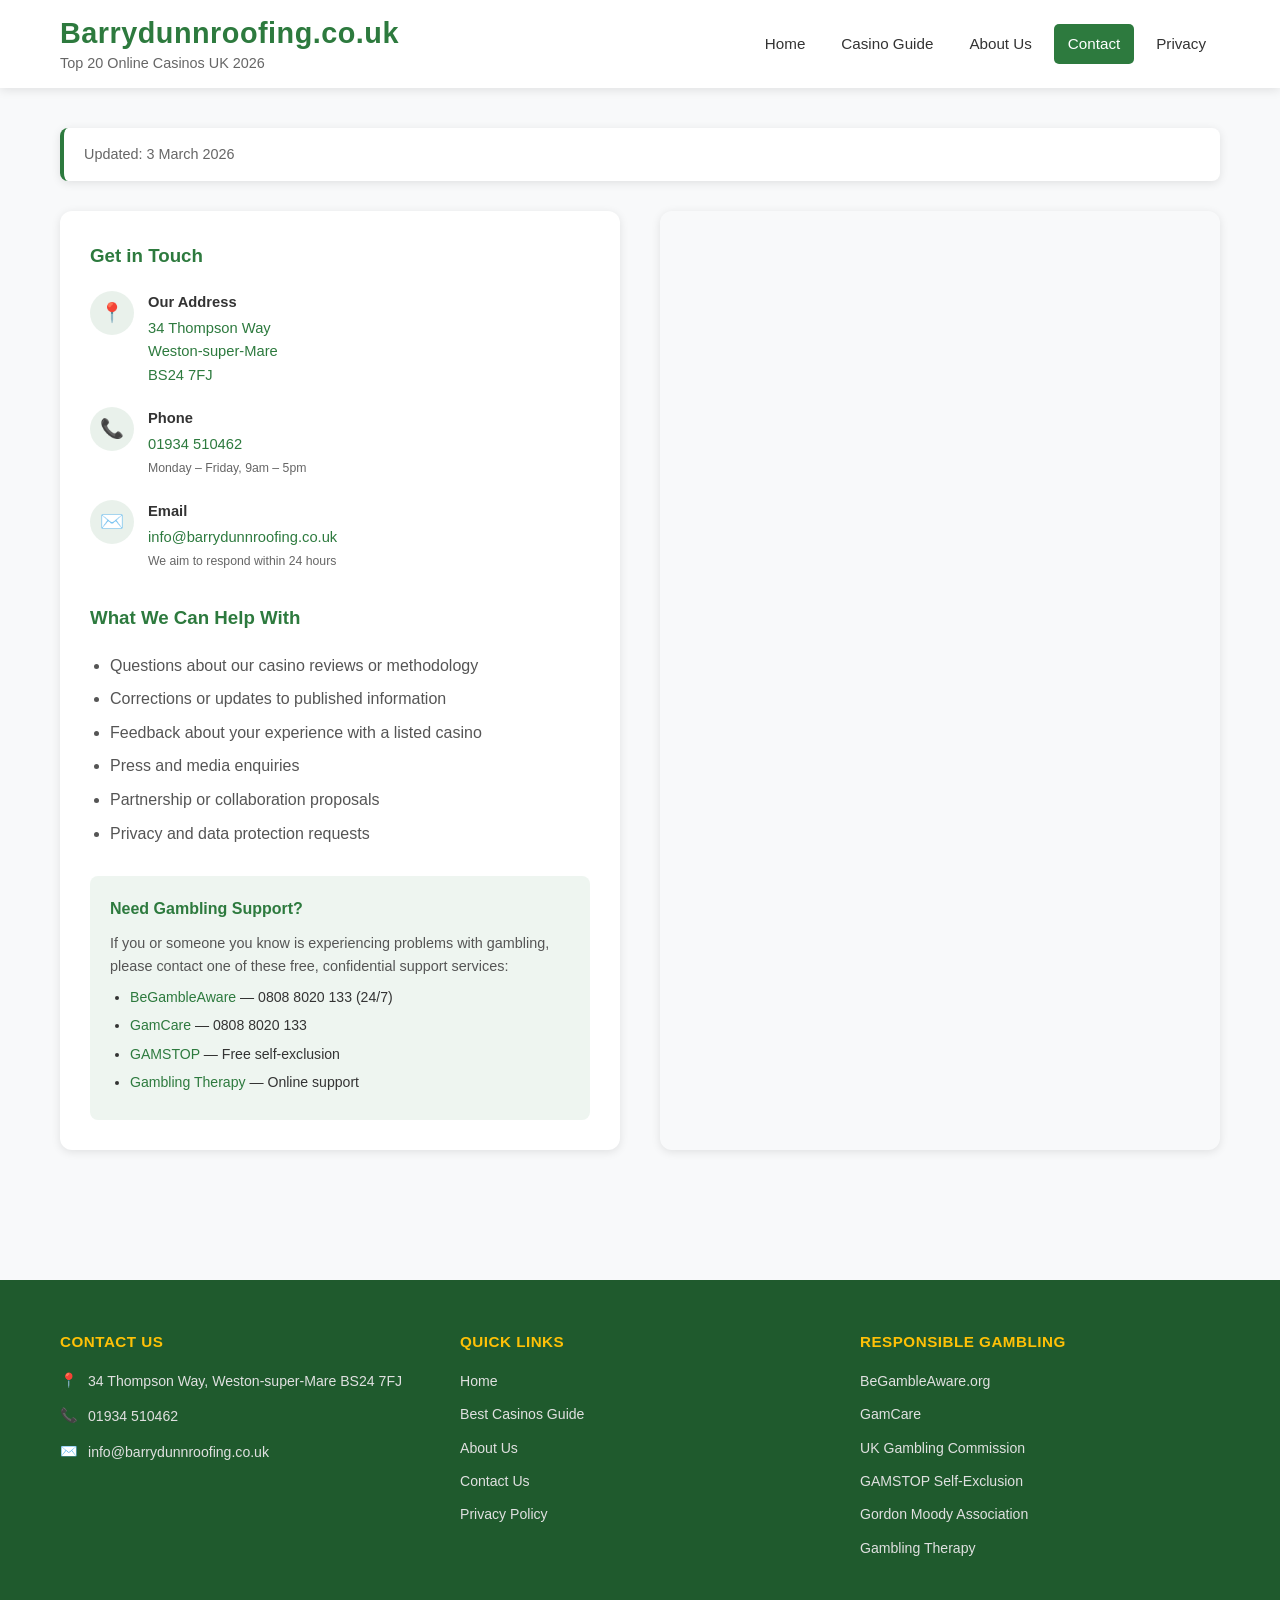
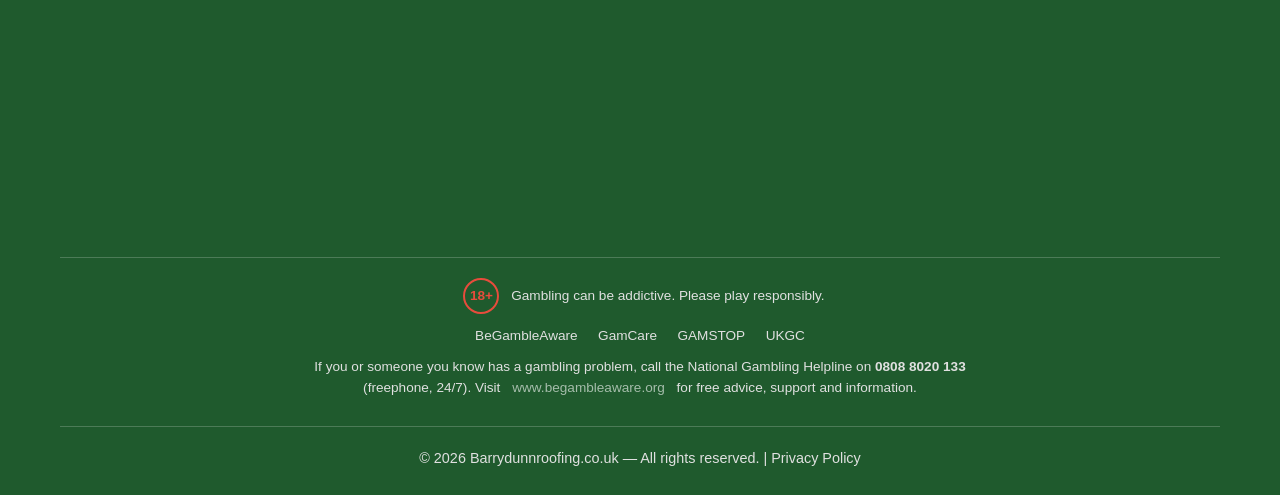
<file: contact-us.html>
<!DOCTYPE html>
<html lang="en">
<head>
    <meta charset="UTF-8">
    <meta name="viewport" content="width=device-width, initial-scale=1.0">
    <title>Contact Us | Barrydunnroofing.co.uk</title>
    <meta name="description" content="Get in touch with the Barrydunnroofing.co.uk team. Contact us by phone, email or visit us in Weston-super-Mare.">
    <link rel="canonical" href="https://barrydunnroofing.co.uk/contact-us">
    <link rel="stylesheet" href="style.css">
    <meta property="article:published_time" content="2026-03-03">
    <meta property="article:modified_time" content="2026-03-03">
    <script type="application/ld+json">
    {
        "@context": "https://schema.org",
        "@type": "ContactPage",
        "name": "Contact Us",
        "datePublished": "2026-03-03",
        "dateModified": "2026-03-03",
        "publisher": {
            "@type": "Organization",
            "name": "Barrydunnroofing.co.uk",
            "url": "https://barrydunnroofing.co.uk",
            "address": {
                "@type": "PostalAddress",
                "streetAddress": "34 Thompson Way",
                "addressLocality": "Weston-super-Mare",
                "postalCode": "BS24 7FJ",
                "addressCountry": "GB"
            },
            "telephone": "01934 510462",
            "email": "info@barrydunnroofing.co.uk"
        }
    }
    </script>
</head>
<body>

<!-- HEADER -->
<header class="site-header">
    <nav class="nav-wrapper">
        <a href="/" class="logo">Barrydunnroofing.co.uk <span>Top 20 Online Casinos UK 2026</span></a>
        <button class="nav-toggle" aria-label="Toggle navigation" onclick="document.querySelector('.nav-menu').classList.toggle('open')">
            <span></span><span></span><span></span>
        </button>
        <div class="nav-menu">
            <a href="/">Home</a>
            <a href="/best-casinos-guide">Casino Guide</a>
            <a href="/about-us">About Us</a>
            <a href="/contact-us" class="active">Contact</a>
            <a href="/privacy-policy">Privacy</a>
        </div>
    </nav>
</header>

<!-- MAIN -->
<main class="section">
    <div class="container">

        <div class="meta-box">
            <div class="meta-date">
                <span>Updated: 3 March 2026</span>
            </div>
        </div>

        <div class="contact-grid">
            <div class="contact-info-card">
                <h3>Get in Touch</h3>

                <div class="contact-item">
                    <div class="contact-icon">📍</div>
                    <div class="contact-item-text">
                        <strong>Our Address</strong>
                        <a href="https://maps.app.goo.gl/gfs29KmWDo6RqDei9" target="_blank" rel="noopener">34 Thompson Way<br>Weston-super-Mare<br>BS24 7FJ</a>
                    </div>
                </div>

                <div class="contact-item">
                    <div class="contact-icon">📞</div>
                    <div class="contact-item-text">
                        <strong>Phone</strong>
                        <a href="tel:01934510462">01934 510462</a><br>
                        <small>Monday – Friday, 9am – 5pm</small>
                    </div>
                </div>

                <div class="contact-item">
                    <div class="contact-icon">✉️</div>
                    <div class="contact-item-text">
                        <strong>Email</strong>
                        <a href="mailto:info@barrydunnroofing.co.uk">info@barrydunnroofing.co.uk</a><br>
                        <small>We aim to respond within 24 hours</small>
                    </div>
                </div>

                <div style="margin-top:30px">
                    <h3>What We Can Help With</h3>
                    <ul style="margin:12px 0 0 20px;list-style:disc">
                        <li style="margin-bottom:8px;color:#555">Questions about our casino reviews or methodology</li>
                        <li style="margin-bottom:8px;color:#555">Corrections or updates to published information</li>
                        <li style="margin-bottom:8px;color:#555">Feedback about your experience with a listed casino</li>
                        <li style="margin-bottom:8px;color:#555">Press and media enquiries</li>
                        <li style="margin-bottom:8px;color:#555">Partnership or collaboration proposals</li>
                        <li style="margin-bottom:8px;color:#555">Privacy and data protection requests</li>
                    </ul>
                </div>

                <div style="margin-top:30px;padding:20px;background:rgba(45,122,62,.08);border-radius:8px;">
                    <h3 style="margin-bottom:10px;font-size:1rem;">Need Gambling Support?</h3>
                    <p style="font-size:.9rem;color:#555;margin-bottom:8px;">If you or someone you know is experiencing problems with gambling, please contact one of these free, confidential support services:</p>
                    <ul style="margin:0 0 0 20px;list-style:disc">
                        <li style="margin-bottom:6px;font-size:.88rem"><a href="https://www.begambleaware.org" target="_blank" rel="noopener">BeGambleAware</a> — 0808 8020 133 (24/7)</li>
                        <li style="margin-bottom:6px;font-size:.88rem"><a href="https://www.gamcare.org.uk" target="_blank" rel="noopener">GamCare</a> — 0808 8020 133</li>
                        <li style="margin-bottom:6px;font-size:.88rem"><a href="https://www.gamstop.co.uk" target="_blank" rel="noopener">GAMSTOP</a> — Free self-exclusion</li>
                        <li style="margin-bottom:6px;font-size:.88rem"><a href="https://www.gamblingtherapy.org" target="_blank" rel="noopener">Gambling Therapy</a> — Online support</li>
                    </ul>
                </div>
            </div>

            <div class="contact-map">
                <iframe src="https://www.google.com/maps/embed?pb=!1m18!1m12!1m3!1d2472.449737532498!2d-2.957493!3d51.346600!2m3!1f0!2f0!3f0!3m2!1i1024!2i768!4f13.1!3m3!1m2!1s0x49d877e92ad5d57d%3A0xc52e2cadb00f358c!2s34%20Thompson%20Way%2C%20Weston-super-Mare%20BS24%207FJ!5e0!3m2!1sen!2suk!4v1709500000000!5m2!1sen!2suk" allowfullscreen="" loading="lazy" referrerpolicy="no-referrer-when-downgrade"></iframe>
            </div>
        </div>

    </div>
</main>

<!-- FOOTER -->
<footer class="site-footer">
    <div class="container">
        <div class="footer-grid">
            <div class="footer-col">
                <h4>Contact Us</h4>
                <div class="footer-contact-item">
                    <span>📍</span>
                    <a href="https://maps.app.goo.gl/gfs29KmWDo6RqDei9" target="_blank" rel="noopener">34 Thompson Way, Weston-super-Mare BS24 7FJ</a>
                </div>
                <div class="footer-contact-item">
                    <span>📞</span>
                    <a href="tel:01934510462">01934 510462</a>
                </div>
                <div class="footer-contact-item">
                    <span>✉️</span>
                    <a href="mailto:info@barrydunnroofing.co.uk">info@barrydunnroofing.co.uk</a>
                </div>
            </div>
            <div class="footer-col">
                <h4>Quick Links</h4>
                <ul>
                    <li><a href="/">Home</a></li>
                    <li><a href="/best-casinos-guide">Best Casinos Guide</a></li>
                    <li><a href="/about-us">About Us</a></li>
                    <li><a href="/contact-us">Contact Us</a></li>
                    <li><a href="/privacy-policy">Privacy Policy</a></li>
                </ul>
            </div>
            <div class="footer-col">
                <h4>Responsible Gambling</h4>
                <ul>
                    <li><a href="https://www.begambleaware.org" target="_blank" rel="noopener">BeGambleAware.org</a></li>
                    <li><a href="https://www.gamcare.org.uk" target="_blank" rel="noopener">GamCare</a></li>
                    <li><a href="https://www.gamblingcommission.gov.uk" target="_blank" rel="noopener">UK Gambling Commission</a></li>
                    <li><a href="https://www.gamstop.co.uk" target="_blank" rel="noopener">GAMSTOP Self-Exclusion</a></li>
                    <li><a href="https://www.gordonmoody.org.uk" target="_blank" rel="noopener">Gordon Moody Association</a></li>
                    <li><a href="https://www.gamblingtherapy.org" target="_blank" rel="noopener">Gambling Therapy</a></li>
                </ul>
            </div>
        </div>
        <div class="footer-map">
            <iframe src="https://www.google.com/maps/embed?pb=!1m18!1m12!1m3!1d2472.449737532498!2d-2.957493!3d51.346600!2m3!1f0!2f0!3f0!3m2!1i1024!2i768!4f13.1!3m3!1m2!1s0x49d877e92ad5d57d%3A0xc52e2cadb00f358c!2s34%20Thompson%20Way%2C%20Weston-super-Mare%20BS24%207FJ!5e0!3m2!1sen!2suk!4v1709500000000!5m2!1sen!2suk" allowfullscreen="" loading="lazy" referrerpolicy="no-referrer-when-downgrade"></iframe>
        </div>
        <div class="footer-responsible">
            <p><span class="eighteen-plus">18+</span> Gambling can be addictive. Please play responsibly.</p>
            <a href="https://www.begambleaware.org" target="_blank" rel="noopener">BeGambleAware</a>
            <a href="https://www.gamcare.org.uk" target="_blank" rel="noopener">GamCare</a>
            <a href="https://www.gamstop.co.uk" target="_blank" rel="noopener">GAMSTOP</a>
            <a href="https://www.gamblingcommission.gov.uk" target="_blank" rel="noopener">UKGC</a>
            <p class="gamble-aware-text">If you or someone you know has a gambling problem, call the National Gambling Helpline on <strong>0808 8020 133</strong> (freephone, 24/7). Visit <a href="https://www.begambleaware.org" target="_blank" rel="noopener">www.begambleaware.org</a> for free advice, support and information.</p>
        </div>
        <div class="footer-bottom">
            <p>&copy; 2026 Barrydunnroofing.co.uk — All rights reserved. | <a href="/privacy-policy">Privacy Policy</a></p>
        </div>
    </div>
</footer>

</body>
</html>
</file>
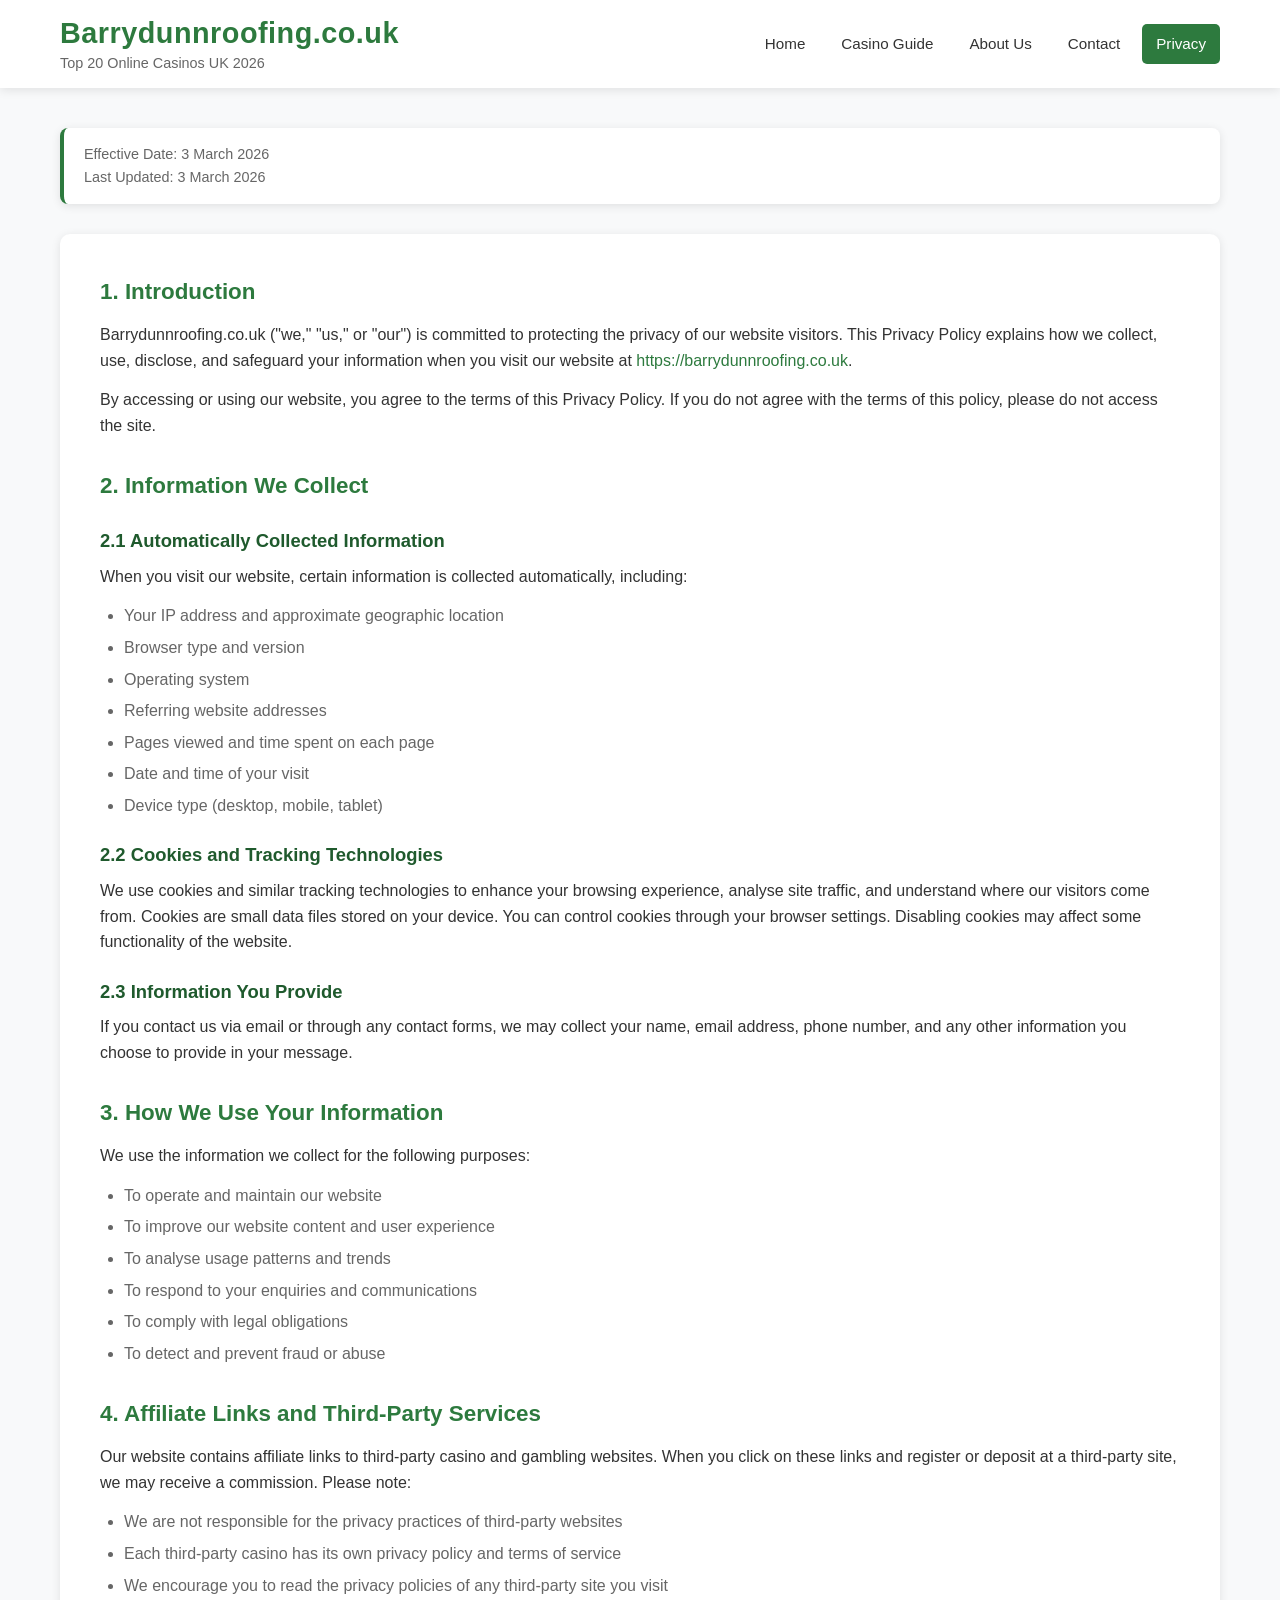
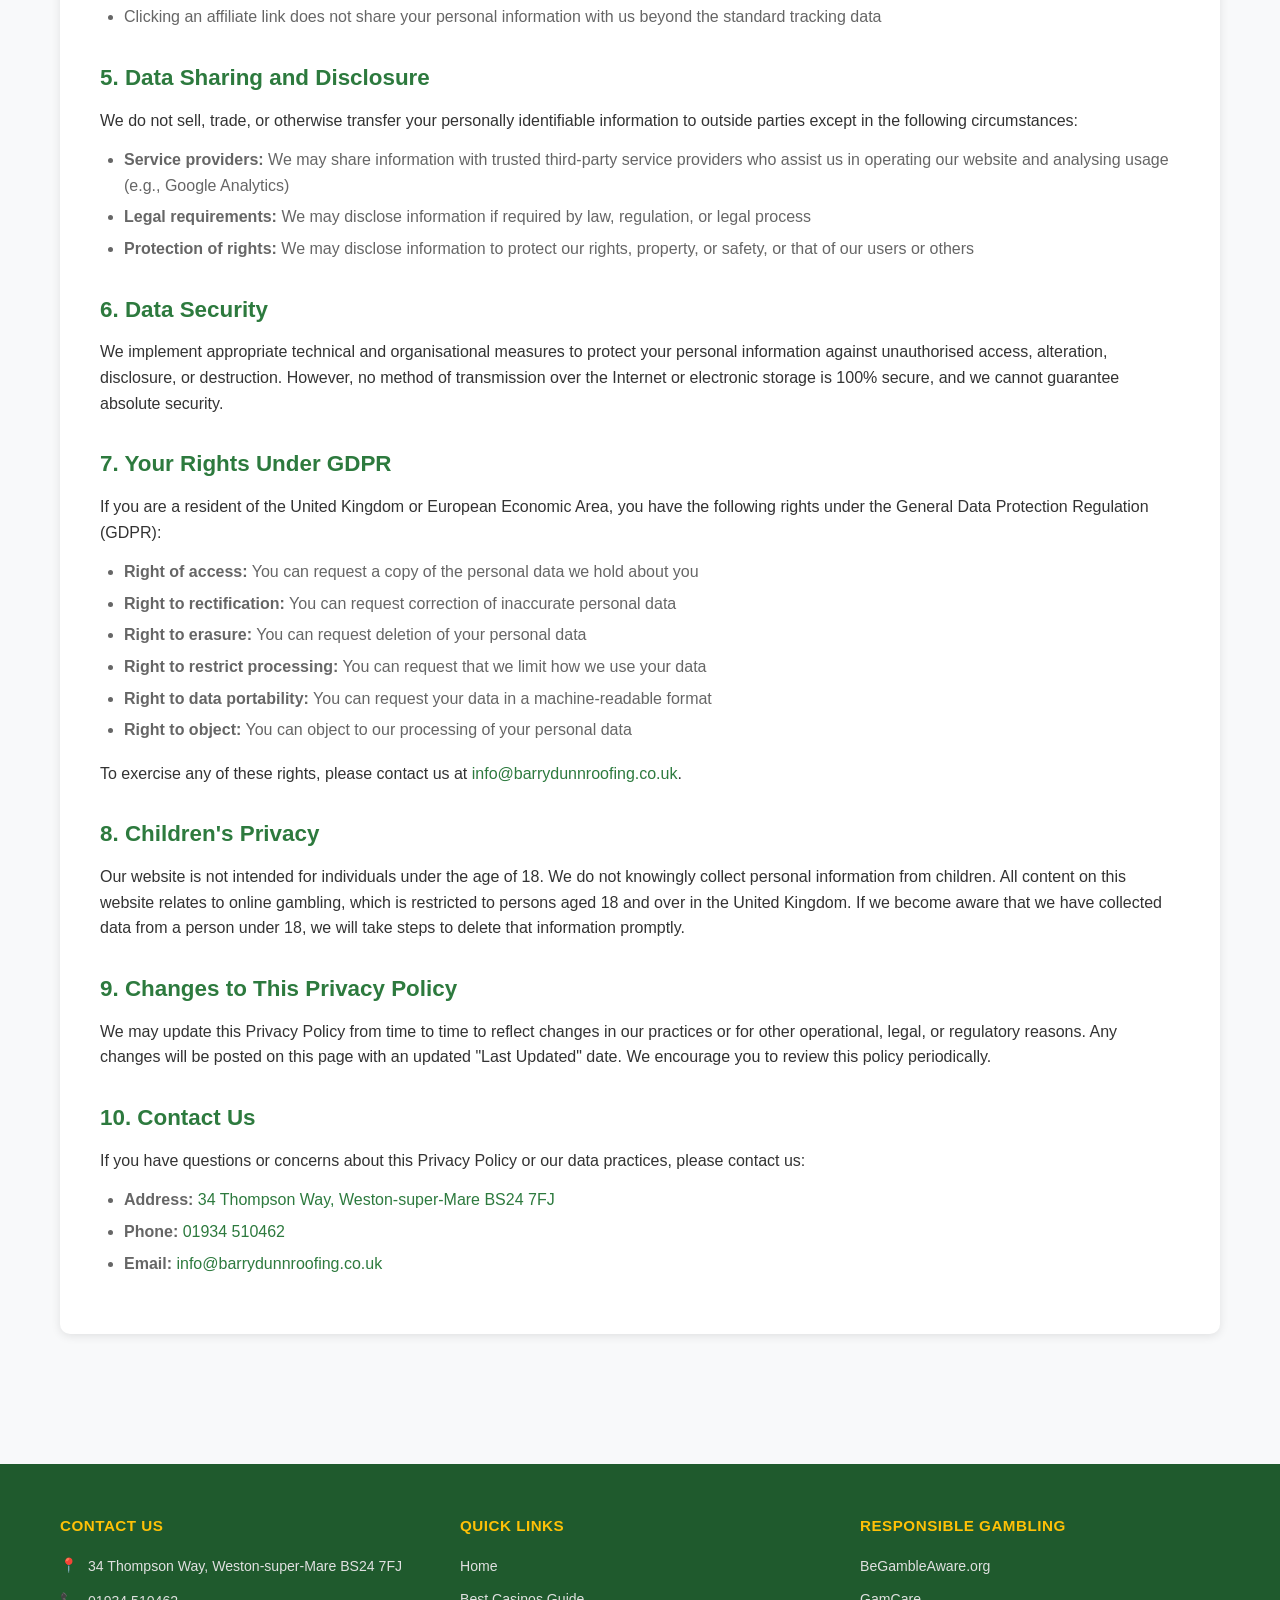
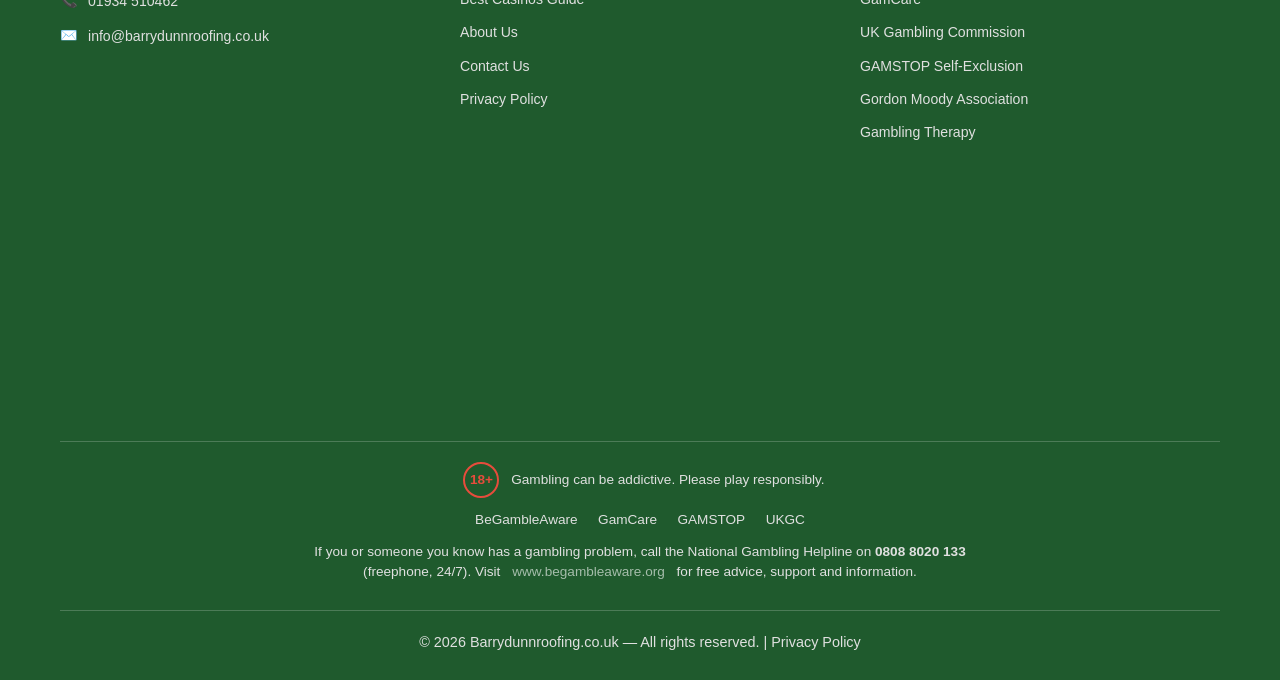
<file: privacy-policy.html>
<!DOCTYPE html>
<html lang="en">
<head>
    <meta charset="UTF-8">
    <meta name="viewport" content="width=device-width, initial-scale=1.0">
    <title>Privacy Policy | Barrydunnroofing.co.uk</title>
    <meta name="description" content="Privacy policy for Barrydunnroofing.co.uk. Learn how we collect, use and protect your personal information.">
    <link rel="canonical" href="https://barrydunnroofing.co.uk/privacy-policy">
    <link rel="stylesheet" href="style.css">
    <meta property="article:published_time" content="2026-03-03">
    <meta property="article:modified_time" content="2026-03-03">
    <script type="application/ld+json">
    {
        "@context": "https://schema.org",
        "@type": "WebPage",
        "name": "Privacy Policy",
        "datePublished": "2026-03-03",
        "dateModified": "2026-03-03",
        "publisher": {
            "@type": "Organization",
            "name": "Barrydunnroofing.co.uk",
            "url": "https://barrydunnroofing.co.uk"
        }
    }
    </script>
</head>
<body>

<!-- HEADER -->
<header class="site-header">
    <nav class="nav-wrapper">
        <a href="/" class="logo">Barrydunnroofing.co.uk <span>Top 20 Online Casinos UK 2026</span></a>
        <button class="nav-toggle" aria-label="Toggle navigation" onclick="document.querySelector('.nav-menu').classList.toggle('open')">
            <span></span><span></span><span></span>
        </button>
        <div class="nav-menu">
            <a href="/">Home</a>
            <a href="/best-casinos-guide">Casino Guide</a>
            <a href="/about-us">About Us</a>
            <a href="/contact-us">Contact</a>
            <a href="/privacy-policy" class="active">Privacy</a>
        </div>
    </nav>
</header>

<!-- MAIN -->
<main class="section">
    <div class="container">

        <div class="meta-box">
            <div class="meta-date">
                <span>Effective Date: 3 March 2026</span>
                <span>Last Updated: 3 March 2026</span>
            </div>
        </div>

        <div class="legal-content">
            <h2>1. Introduction</h2>
            <p>Barrydunnroofing.co.uk ("we," "us," or "our") is committed to protecting the privacy of our website visitors. This Privacy Policy explains how we collect, use, disclose, and safeguard your information when you visit our website at <a href="https://barrydunnroofing.co.uk">https://barrydunnroofing.co.uk</a>.</p>
            <p>By accessing or using our website, you agree to the terms of this Privacy Policy. If you do not agree with the terms of this policy, please do not access the site.</p>

            <h2>2. Information We Collect</h2>
            <h3>2.1 Automatically Collected Information</h3>
            <p>When you visit our website, certain information is collected automatically, including:</p>
            <ul>
                <li>Your IP address and approximate geographic location</li>
                <li>Browser type and version</li>
                <li>Operating system</li>
                <li>Referring website addresses</li>
                <li>Pages viewed and time spent on each page</li>
                <li>Date and time of your visit</li>
                <li>Device type (desktop, mobile, tablet)</li>
            </ul>

            <h3>2.2 Cookies and Tracking Technologies</h3>
            <p>We use cookies and similar tracking technologies to enhance your browsing experience, analyse site traffic, and understand where our visitors come from. Cookies are small data files stored on your device. You can control cookies through your browser settings. Disabling cookies may affect some functionality of the website.</p>

            <h3>2.3 Information You Provide</h3>
            <p>If you contact us via email or through any contact forms, we may collect your name, email address, phone number, and any other information you choose to provide in your message.</p>

            <h2>3. How We Use Your Information</h2>
            <p>We use the information we collect for the following purposes:</p>
            <ul>
                <li>To operate and maintain our website</li>
                <li>To improve our website content and user experience</li>
                <li>To analyse usage patterns and trends</li>
                <li>To respond to your enquiries and communications</li>
                <li>To comply with legal obligations</li>
                <li>To detect and prevent fraud or abuse</li>
            </ul>

            <h2>4. Affiliate Links and Third-Party Services</h2>
            <p>Our website contains affiliate links to third-party casino and gambling websites. When you click on these links and register or deposit at a third-party site, we may receive a commission. Please note:</p>
            <ul>
                <li>We are not responsible for the privacy practices of third-party websites</li>
                <li>Each third-party casino has its own privacy policy and terms of service</li>
                <li>We encourage you to read the privacy policies of any third-party site you visit</li>
                <li>Clicking an affiliate link does not share your personal information with us beyond the standard tracking data</li>
            </ul>

            <h2>5. Data Sharing and Disclosure</h2>
            <p>We do not sell, trade, or otherwise transfer your personally identifiable information to outside parties except in the following circumstances:</p>
            <ul>
                <li><strong>Service providers:</strong> We may share information with trusted third-party service providers who assist us in operating our website and analysing usage (e.g., Google Analytics)</li>
                <li><strong>Legal requirements:</strong> We may disclose information if required by law, regulation, or legal process</li>
                <li><strong>Protection of rights:</strong> We may disclose information to protect our rights, property, or safety, or that of our users or others</li>
            </ul>

            <h2>6. Data Security</h2>
            <p>We implement appropriate technical and organisational measures to protect your personal information against unauthorised access, alteration, disclosure, or destruction. However, no method of transmission over the Internet or electronic storage is 100% secure, and we cannot guarantee absolute security.</p>

            <h2>7. Your Rights Under GDPR</h2>
            <p>If you are a resident of the United Kingdom or European Economic Area, you have the following rights under the General Data Protection Regulation (GDPR):</p>
            <ul>
                <li><strong>Right of access:</strong> You can request a copy of the personal data we hold about you</li>
                <li><strong>Right to rectification:</strong> You can request correction of inaccurate personal data</li>
                <li><strong>Right to erasure:</strong> You can request deletion of your personal data</li>
                <li><strong>Right to restrict processing:</strong> You can request that we limit how we use your data</li>
                <li><strong>Right to data portability:</strong> You can request your data in a machine-readable format</li>
                <li><strong>Right to object:</strong> You can object to our processing of your personal data</li>
            </ul>
            <p>To exercise any of these rights, please contact us at <a href="mailto:info@barrydunnroofing.co.uk">info@barrydunnroofing.co.uk</a>.</p>

            <h2>8. Children's Privacy</h2>
            <p>Our website is not intended for individuals under the age of 18. We do not knowingly collect personal information from children. All content on this website relates to online gambling, which is restricted to persons aged 18 and over in the United Kingdom. If we become aware that we have collected data from a person under 18, we will take steps to delete that information promptly.</p>

            <h2>9. Changes to This Privacy Policy</h2>
            <p>We may update this Privacy Policy from time to time to reflect changes in our practices or for other operational, legal, or regulatory reasons. Any changes will be posted on this page with an updated "Last Updated" date. We encourage you to review this policy periodically.</p>

            <h2>10. Contact Us</h2>
            <p>If you have questions or concerns about this Privacy Policy or our data practices, please contact us:</p>
            <ul>
                <li><strong>Address:</strong> <a href="https://maps.app.goo.gl/gfs29KmWDo6RqDei9" target="_blank" rel="noopener">34 Thompson Way, Weston-super-Mare BS24 7FJ</a></li>
                <li><strong>Phone:</strong> <a href="tel:01934510462">01934 510462</a></li>
                <li><strong>Email:</strong> <a href="mailto:info@barrydunnroofing.co.uk">info@barrydunnroofing.co.uk</a></li>
            </ul>
        </div>

    </div>
</main>

<!-- FOOTER -->
<footer class="site-footer">
    <div class="container">
        <div class="footer-grid">
            <div class="footer-col">
                <h4>Contact Us</h4>
                <div class="footer-contact-item">
                    <span>📍</span>
                    <a href="https://maps.app.goo.gl/gfs29KmWDo6RqDei9" target="_blank" rel="noopener">34 Thompson Way, Weston-super-Mare BS24 7FJ</a>
                </div>
                <div class="footer-contact-item">
                    <span>📞</span>
                    <a href="tel:01934510462">01934 510462</a>
                </div>
                <div class="footer-contact-item">
                    <span>✉️</span>
                    <a href="mailto:info@barrydunnroofing.co.uk">info@barrydunnroofing.co.uk</a>
                </div>
            </div>
            <div class="footer-col">
                <h4>Quick Links</h4>
                <ul>
                    <li><a href="/">Home</a></li>
                    <li><a href="/best-casinos-guide">Best Casinos Guide</a></li>
                    <li><a href="/about-us">About Us</a></li>
                    <li><a href="/contact-us">Contact Us</a></li>
                    <li><a href="/privacy-policy">Privacy Policy</a></li>
                </ul>
            </div>
            <div class="footer-col">
                <h4>Responsible Gambling</h4>
                <ul>
                    <li><a href="https://www.begambleaware.org" target="_blank" rel="noopener">BeGambleAware.org</a></li>
                    <li><a href="https://www.gamcare.org.uk" target="_blank" rel="noopener">GamCare</a></li>
                    <li><a href="https://www.gamblingcommission.gov.uk" target="_blank" rel="noopener">UK Gambling Commission</a></li>
                    <li><a href="https://www.gamstop.co.uk" target="_blank" rel="noopener">GAMSTOP Self-Exclusion</a></li>
                    <li><a href="https://www.gordonmoody.org.uk" target="_blank" rel="noopener">Gordon Moody Association</a></li>
                    <li><a href="https://www.gamblingtherapy.org" target="_blank" rel="noopener">Gambling Therapy</a></li>
                </ul>
            </div>
        </div>
        <div class="footer-map">
            <iframe src="https://www.google.com/maps/embed?pb=!1m18!1m12!1m3!1d2472.449737532498!2d-2.957493!3d51.346600!2m3!1f0!2f0!3f0!3m2!1i1024!2i768!4f13.1!3m3!1m2!1s0x49d877e92ad5d57d%3A0xc52e2cadb00f358c!2s34%20Thompson%20Way%2C%20Weston-super-Mare%20BS24%207FJ!5e0!3m2!1sen!2suk!4v1709500000000!5m2!1sen!2suk" allowfullscreen="" loading="lazy" referrerpolicy="no-referrer-when-downgrade"></iframe>
        </div>
        <div class="footer-responsible">
            <p><span class="eighteen-plus">18+</span> Gambling can be addictive. Please play responsibly.</p>
            <a href="https://www.begambleaware.org" target="_blank" rel="noopener">BeGambleAware</a>
            <a href="https://www.gamcare.org.uk" target="_blank" rel="noopener">GamCare</a>
            <a href="https://www.gamstop.co.uk" target="_blank" rel="noopener">GAMSTOP</a>
            <a href="https://www.gamblingcommission.gov.uk" target="_blank" rel="noopener">UKGC</a>
            <p class="gamble-aware-text">If you or someone you know has a gambling problem, call the National Gambling Helpline on <strong>0808 8020 133</strong> (freephone, 24/7). Visit <a href="https://www.begambleaware.org" target="_blank" rel="noopener">www.begambleaware.org</a> for free advice, support and information.</p>
        </div>
        <div class="footer-bottom">
            <p>&copy; 2026 Barrydunnroofing.co.uk — All rights reserved. | <a href="/privacy-policy">Privacy Policy</a></p>
        </div>
    </div>
</footer>

</body>
</html>
</file>
<file: style.css>
/* ========================================
   Global Styles & Reset
   ======================================== */

*,
*::before,
*::after {
    margin: 0;
    padding: 0;
    box-sizing: border-box;
}

:root {
    --primary-color: #2d7a3e;
    --primary-dark: #1f5a2d;
    --primary-light: #3a9851;
    --accent-color: #ffc107;
    --text-color: #333;
    --text-light: #666;
    --border-color: #ddd;
    --bg-light: #f8f9fa;
    --bg-white: #ffffff;
    --shadow: 0 2px 10px rgba(0, 0, 0, 0.1);
    --shadow-hover: 0 4px 20px rgba(0, 0, 0, 0.15);
}

html {
    scroll-behavior: smooth;
}

body {
    font-family: -apple-system, BlinkMacSystemFont, 'Segoe UI', 'Roboto', 'Oxygen', 'Ubuntu', 'Cantarell', 'Fira Sans', 'Droid Sans', 'Helvetica Neue', sans-serif;
    line-height: 1.6;
    color: var(--text-color);
    background-color: var(--bg-light);
}

a {
    color: var(--primary-color);
    text-decoration: none;
    transition: color 0.3s ease;
}

a:hover {
    color: var(--primary-dark);
}

img {
    max-width: 100%;
    display: block;
}

ul {
    list-style: none;
}

/* ========================================
   Utility
   ======================================== */

.container {
    max-width: 1200px;
    margin: 0 auto;
    padding: 0 20px;
}

.section {
    padding: 40px 20px;
}

.text-center {
    text-align: center;
}

.btn {
    display: inline-block;
    padding: 12px 30px;
    border-radius: 25px;
    font-weight: 700;
    font-size: 0.95rem;
    transition: all 0.3s ease;
    cursor: pointer;
    border: none;
    text-align: center;
}

.btn-primary {
    background: linear-gradient(135deg, var(--primary-color), var(--primary-light));
    color: #fff !important;
}

.btn-primary:hover {
    transform: scale(1.05);
    box-shadow: var(--shadow-hover);
    color: #fff !important;
}

.btn-secondary {
    background-color: var(--bg-white);
    color: var(--primary-color) !important;
    border: 2px solid var(--primary-color);
}

.btn-secondary:hover {
    background-color: var(--primary-color);
    color: #fff !important;
    transform: translateY(-2px);
}

/* ========================================
   Header & Navigation
   ======================================== */

.site-header {
    background-color: var(--bg-white);
    box-shadow: var(--shadow);
    position: sticky;
    top: 0;
    z-index: 1000;
}

.nav-wrapper {
    display: flex;
    align-items: center;
    justify-content: space-between;
    padding: 15px 20px;
    max-width: 1200px;
    margin: 0 auto;
    flex-wrap: wrap;
}

.logo {
    color: var(--primary-color);
    font-size: 1.8rem;
    font-weight: 800;
    letter-spacing: 0.5px;
    line-height: 1.3;
}

.logo span {
    display: block;
    font-size: 0.9rem;
    color: var(--text-light);
    font-weight: 400;
    letter-spacing: 0;
    margin-top: 2px;
}

.logo:hover {
    color: var(--primary-dark);
}

.nav-toggle {
    display: none;
    background: none;
    border: none;
    cursor: pointer;
    padding: 8px;
}

.nav-toggle span {
    display: block;
    width: 26px;
    height: 3px;
    background: var(--primary-color);
    margin: 5px 0;
    border-radius: 2px;
    transition: all 0.3s;
}

.nav-menu {
    display: flex;
    gap: 8px;
    align-items: center;
    flex-wrap: wrap;
}

.nav-menu a {
    color: var(--text-color);
    font-size: 0.95rem;
    font-weight: 500;
    padding: 8px 14px;
    border-radius: 5px;
    transition: all 0.3s ease;
    text-decoration: none;
}

.nav-menu a:hover,
.nav-menu a.active {
    background-color: var(--primary-color);
    color: white;
}

/* ========================================
   Meta Box (Author & Date)
   ======================================== */

.meta-box {
    display: flex;
    justify-content: space-between;
    align-items: center;
    background-color: var(--bg-white);
    padding: 15px 20px;
    border-radius: 8px;
    margin-bottom: 30px;
    border-left: 4px solid var(--primary-color);
    flex-wrap: wrap;
    gap: 15px;
    box-shadow: var(--shadow);
}

.meta-avatar {
    width: 45px;
    height: 45px;
    border-radius: 50%;
    background: linear-gradient(135deg, var(--primary-color), var(--primary-light));
    color: white;
    display: flex;
    align-items: center;
    justify-content: center;
    font-weight: bold;
    font-size: 1rem;
    flex-shrink: 0;
}

.meta-info {
    font-size: 0.88rem;
    color: var(--text-light);
}

.meta-info strong {
    color: var(--text-color);
    display: block;
    font-size: 1rem;
}

.meta-divider {
    width: 1px;
    height: 32px;
    background: var(--border-color);
}

.meta-date {
    font-size: 0.9rem;
    color: var(--text-light);
}

.meta-date span {
    display: block;
}

/* ========================================
   Content Sections
   ======================================== */

.content-section {
    background-color: var(--bg-white);
    padding: 40px;
    border-radius: 10px;
    box-shadow: var(--shadow);
    margin-bottom: 30px;
}

.content-section h2 {
    color: var(--primary-color);
    font-size: 1.8rem;
    margin-bottom: 15px;
    margin-top: 30px;
}

.content-section h2:first-child {
    margin-top: 0;
}

.content-section h3 {
    color: var(--primary-dark);
    font-size: 1.3rem;
    margin: 20px 0 10px;
}

.content-section p {
    margin-bottom: 15px;
    color: var(--text-color);
}

.content-section ul,
.content-section ol {
    margin: 12px 0 18px 25px;
    list-style: disc;
}

.content-section ol {
    list-style: decimal;
}

.content-section li {
    margin-bottom: 10px;
    color: var(--text-color);
}

/* ========================================
   Comparison Table (Desktop)
   ======================================== */

.table-wrapper {
    overflow-x: auto;
    margin: 30px 0;
    border-radius: 10px;
    box-shadow: var(--shadow);
}

.casino-table {
    width: 100%;
    border-collapse: collapse;
    background: var(--bg-white);
    min-width: 700px;
}

.casino-table thead {
    background: linear-gradient(135deg, var(--primary-color), var(--primary-light));
}

.casino-table th {
    color: #fff;
    font-size: 0.85rem;
    font-weight: 600;
    padding: 14px 16px;
    text-align: left;
    text-transform: uppercase;
    letter-spacing: 0.5px;
}

.casino-table td {
    padding: 14px 16px;
    border-bottom: 1px solid #f0f0f0;
    font-size: 0.9rem;
    vertical-align: middle;
}

.casino-table tr.clickable-row {
    cursor: pointer;
    transition: all 0.2s;
}

.casino-table tr.clickable-row:hover {
    background: rgba(45, 122, 62, 0.06);
    transform: scale(1.005);
}

.casino-rank {
    display: inline-flex;
    align-items: center;
    justify-content: center;
    width: 30px;
    height: 30px;
    border-radius: 50%;
    background: var(--primary-color);
    color: #fff;
    font-weight: 700;
    font-size: 0.85rem;
}

.casino-rank.top3 {
    background: linear-gradient(135deg, var(--accent-color), #e0a800);
    box-shadow: 0 2px 8px rgba(255, 193, 7, 0.4);
    color: var(--text-color);
}

.casino-name {
    font-weight: 700;
    color: var(--primary-color);
}

.casino-bonus {
    color: var(--text-color);
    font-weight: 600;
}

.casino-rating {
    color: var(--accent-color);
    font-weight: 700;
}

.casino-badge {
    display: inline-block;
    padding: 3px 10px;
    border-radius: 20px;
    font-size: 0.72rem;
    font-weight: 600;
    margin-left: 6px;
}

.badge-new {
    background: rgba(46, 204, 113, 0.15);
    color: #27ae60;
}

.badge-hot {
    background: rgba(231, 76, 60, 0.15);
    color: #e74c3c;
}

.badge-top {
    background: rgba(255, 193, 7, 0.15);
    color: #b8860b;
}

.visit-btn {
    display: inline-block;
    background: linear-gradient(135deg, var(--primary-color), var(--primary-light));
    color: #fff !important;
    padding: 8px 20px;
    border-radius: 25px;
    font-size: 0.85rem;
    font-weight: 600;
    transition: all 0.3s ease;
    text-decoration: none;
}

.visit-btn:hover {
    color: #fff !important;
    transform: scale(1.05);
    box-shadow: var(--shadow-hover);
}

/* ========================================
   Mobile Casino Cards
   ======================================== */

.casino-cards {
    display: none;
}

.casino-card {
    background: var(--bg-white);
    border-radius: 12px;
    box-shadow: var(--shadow);
    padding: 22px;
    margin-bottom: 16px;
    border-left: 4px solid var(--primary-color);
    cursor: pointer;
    transition: all 0.3s ease;
    text-decoration: none;
    display: block;
    color: inherit;
}

.casino-card:hover {
    transform: translateY(-3px);
    box-shadow: var(--shadow-hover);
    color: inherit;
}

.casino-card-header {
    display: flex;
    align-items: center;
    gap: 12px;
    margin-bottom: 12px;
}

.casino-card-body {
    display: grid;
    grid-template-columns: 1fr 1fr;
    gap: 8px;
    margin-bottom: 14px;
}

.casino-card-body .card-detail {
    font-size: 0.85rem;
    color: var(--text-light);
}

.casino-card-body .card-detail strong {
    display: block;
    color: var(--text-color);
    font-size: 0.9rem;
}

.casino-card .visit-btn {
    width: 100%;
    text-align: center;
    display: block;
    padding: 10px;
}

/* ========================================
   Review Cards (Casino Guide)
   ======================================== */

.review-card {
    background: var(--bg-white);
    border: 2px solid var(--border-color);
    border-radius: 12px;
    padding: 30px;
    margin-bottom: 24px;
    box-shadow: var(--shadow);
    transition: all 0.3s ease;
}

.review-card:hover {
    box-shadow: var(--shadow-hover);
    transform: translateY(-3px);
}

.review-card-header {
    display: flex;
    align-items: center;
    justify-content: space-between;
    margin-bottom: 16px;
    flex-wrap: wrap;
    gap: 12px;
}

.review-card h3 {
    font-size: 1.4rem;
    color: var(--primary-color);
    margin: 0;
}

.review-card .rating-stars {
    color: var(--accent-color);
    font-size: 1.1rem;
    font-weight: 700;
}

.review-card .bonus-highlight {
    background: linear-gradient(135deg, rgba(45, 122, 62, 0.08), rgba(58, 152, 81, 0.08));
    border: 1px solid rgba(45, 122, 62, 0.25);
    border-radius: 8px;
    padding: 14px 18px;
    margin-bottom: 16px;
    font-weight: 600;
    color: var(--primary-dark);
}

.review-card .pros-cons {
    display: grid;
    grid-template-columns: 1fr 1fr;
    gap: 20px;
    margin: 20px 0;
}

.review-card .pros h4 {
    color: #27ae60;
    margin-bottom: 8px;
}

.review-card .cons h4 {
    color: #e74c3c;
    margin-bottom: 8px;
}

.review-card .pros ul,
.review-card .cons ul {
    margin: 8px 0 0 18px;
    list-style: disc;
}

.review-card .pros li {
    color: #2d8a56;
    margin-bottom: 6px;
}

.review-card .cons li {
    color: #c0392b;
    margin-bottom: 6px;
}

/* ========================================
   About Page — Team Section
   ======================================== */

.author-grid {
    display: grid;
    grid-template-columns: repeat(auto-fit, minmax(280px, 1fr));
    gap: 30px;
    margin-top: 30px;
}

.author-card {
    text-align: center;
    padding: 30px 20px;
    background-color: var(--bg-light);
    border-radius: 12px;
    box-shadow: var(--shadow);
    transition: all 0.3s ease;
}

.author-card:hover {
    transform: translateY(-5px);
    box-shadow: var(--shadow-hover);
}

.author-avatar {
    width: 100px;
    height: 100px;
    border-radius: 50%;
    background: linear-gradient(135deg, var(--primary-color), var(--primary-light));
    color: white;
    display: flex;
    align-items: center;
    justify-content: center;
    font-weight: bold;
    font-size: 2rem;
    margin: 0 auto 20px;
    box-shadow: 0 4px 10px rgba(45, 122, 62, 0.3);
}

.author-card h3 {
    color: var(--primary-color);
    margin: 15px 0 5px;
    font-size: 1.15rem;
}

.author-card .role {
    color: var(--text-light);
    font-weight: bold;
    margin-bottom: 15px;
    display: block;
}

.author-card p {
    color: var(--text-color);
    text-align: left;
    line-height: 1.6;
    font-size: 0.9rem;
}

/* ========================================
   Contact Page
   ======================================== */

.contact-grid {
    display: grid;
    grid-template-columns: 1fr 1fr;
    gap: 40px;
    margin: 30px 0;
}

.contact-info-card {
    background: var(--bg-white);
    border-radius: 12px;
    box-shadow: var(--shadow);
    padding: 30px;
}

.contact-info-card h3 {
    color: var(--primary-color);
    margin-bottom: 20px;
}

.contact-item {
    display: flex;
    align-items: flex-start;
    gap: 14px;
    margin-bottom: 20px;
}

.contact-icon {
    width: 44px;
    height: 44px;
    border-radius: 50%;
    background: rgba(45, 122, 62, 0.1);
    color: var(--primary-color);
    display: flex;
    align-items: center;
    justify-content: center;
    font-size: 1.2rem;
    flex-shrink: 0;
}

.contact-item-text {
    font-size: 0.92rem;
    color: var(--text-light);
}

.contact-item-text strong {
    display: block;
    color: var(--text-color);
    margin-bottom: 2px;
}

.contact-item-text a {
    color: var(--primary-color);
}

.contact-map {
    border-radius: 12px;
    overflow: hidden;
    box-shadow: var(--shadow);
}

.contact-map iframe {
    width: 100%;
    height: 100%;
    min-height: 350px;
    border: 0;
}

/* ========================================
   Legal / Privacy Content
   ======================================== */

.legal-content {
    background: var(--bg-white);
    border-radius: 10px;
    box-shadow: var(--shadow);
    padding: 40px;
    margin-bottom: 30px;
}

.legal-content h2 {
    font-size: 1.4rem;
    margin: 30px 0 12px;
    color: var(--primary-color);
}

.legal-content h2:first-child {
    margin-top: 0;
}

.legal-content h3 {
    font-size: 1.15rem;
    margin: 22px 0 8px;
    color: var(--primary-dark);
}

.legal-content p {
    color: var(--text-color);
    margin-bottom: 14px;
}

.legal-content ul {
    margin: 10px 0 18px 24px;
    list-style: disc;
}

.legal-content li {
    margin-bottom: 6px;
    color: var(--text-light);
}

/* ========================================
   Footer
   ======================================== */

.site-footer {
    background-color: var(--primary-dark);
    color: white;
    padding: 50px 0 0;
    margin-top: 60px;
}

.footer-grid {
    display: grid;
    grid-template-columns: repeat(auto-fit, minmax(250px, 1fr));
    gap: 40px;
    margin-bottom: 30px;
}

.footer-col h4 {
    color: var(--accent-color);
    font-size: 0.95rem;
    margin-bottom: 15px;
    text-transform: uppercase;
    letter-spacing: 0.5px;
}

.footer-col p,
.footer-col li,
.footer-col a {
    font-size: 0.88rem;
    color: #e0e0e0;
    line-height: 1.8;
    text-decoration: none;
}

.footer-col a:hover {
    color: var(--accent-color);
}

.footer-col ul {
    list-style: none;
}

.footer-col ul li {
    margin-bottom: 8px;
}

.footer-contact-item {
    display: flex;
    align-items: flex-start;
    gap: 10px;
    margin-bottom: 10px;
    font-size: 0.88rem;
    color: #e0e0e0;
}

.footer-contact-item a {
    color: #e0e0e0;
}

.footer-contact-item a:hover {
    color: var(--accent-color);
}

.footer-map {
    border-radius: 10px;
    overflow: hidden;
    margin-bottom: 30px;
}

.footer-map iframe {
    width: 100%;
    height: 220px;
    border: 0;
    filter: grayscale(0.3);
    transition: filter 0.3s;
}

.footer-map:hover iframe {
    filter: grayscale(0);
}

.footer-responsible {
    border-top: 1px solid rgba(255, 255, 255, 0.2);
    padding: 20px 0;
    text-align: center;
}

.footer-responsible p {
    font-size: 0.85rem;
    color: #e0e0e0;
    margin-bottom: 8px;
}

.footer-responsible a {
    color: #e0e0e0;
    margin: 0 8px;
    font-size: 0.85rem;
    text-decoration: none;
}

.footer-responsible a:hover {
    color: var(--accent-color);
}

.eighteen-plus {
    display: inline-flex;
    align-items: center;
    justify-content: center;
    width: 36px;
    height: 36px;
    border-radius: 50%;
    border: 2px solid #e74c3c;
    color: #e74c3c;
    font-weight: 800;
    font-size: 0.85rem;
    margin: 0 8px;
}

.gamble-aware-text {
    font-size: 0.82rem;
    color: rgba(255, 255, 255, 0.5);
    max-width: 700px;
    margin: 10px auto 0;
    line-height: 1.5;
}

.gamble-aware-text a {
    color: rgba(255, 255, 255, 0.6);
}

.gamble-aware-text a:hover {
    color: var(--accent-color);
}

.footer-bottom {
    border-top: 1px solid rgba(255, 255, 255, 0.2);
    padding: 20px 0;
    text-align: center;
}

.footer-bottom p {
    color: #e0e0e0;
    margin-bottom: 5px;
    font-size: 0.9rem;
}

.footer-bottom a {
    color: #e0e0e0;
}

.footer-bottom a:hover {
    color: var(--accent-color);
}

.disclaimer {
    font-size: 0.85rem;
    color: rgba(255, 255, 255, 0.5);
}

/* ========================================
   Responsive Design
   ======================================== */

@media (max-width: 900px) {
    .contact-grid {
        grid-template-columns: 1fr;
    }

    .review-card .pros-cons {
        grid-template-columns: 1fr;
    }
}

@media (max-width: 768px) {
    .nav-wrapper {
        flex-direction: column;
        gap: 15px;
    }

    .nav-toggle {
        display: block;
        position: absolute;
        right: 20px;
        top: 18px;
    }

    .nav-wrapper {
        position: relative;
    }

    .nav-menu {
        display: none;
        flex-direction: column;
        width: 100%;
        gap: 4px;
    }

    .nav-menu.open {
        display: flex;
    }

    .nav-menu a {
        padding: 12px 16px;
        width: 100%;
        text-align: center;
    }

    h1 {
        font-size: 2rem;
    }

    h2 {
        font-size: 1.5rem;
    }

    .content-section {
        padding: 25px;
    }

    .meta-box {
        flex-direction: column;
        align-items: flex-start;
    }

    .meta-divider {
        display: none;
    }

    /* Table to cards on mobile */
    .table-wrapper {
        display: none;
    }

    .casino-cards {
        display: block;
    }

    .casino-item {
        flex-direction: column;
        align-items: flex-start;
    }

    .author-grid {
        grid-template-columns: 1fr;
    }

    .footer-grid {
        grid-template-columns: 1fr;
        gap: 30px;
    }
}

@media (max-width: 480px) {
    .logo {
        font-size: 1.5rem;
    }

    h1 {
        font-size: 1.7rem;
    }

    .content-section {
        padding: 20px;
    }

    .nav-menu a {
        padding: 10px 14px;
        font-size: 0.9rem;
    }

    .author-avatar {
        width: 80px;
        height: 80px;
        font-size: 1.5rem;
    }

    .casino-card-body {
        grid-template-columns: 1fr;
    }

    .visit-btn {
        width: 100%;
        text-align: center;
    }

    .btn {
        width: 100%;
    }
}

/* ========================================
   Print Styles
   ======================================== */

@media print {
    .site-header,
    .site-footer,
    .nav-menu,
    .nav-toggle,
    .btn,
    .visit-btn {
        display: none;
    }

    .content-section,
    .review-card,
    .legal-content {
        box-shadow: none;
        border: 1px solid #ddd;
    }
}
</file>
